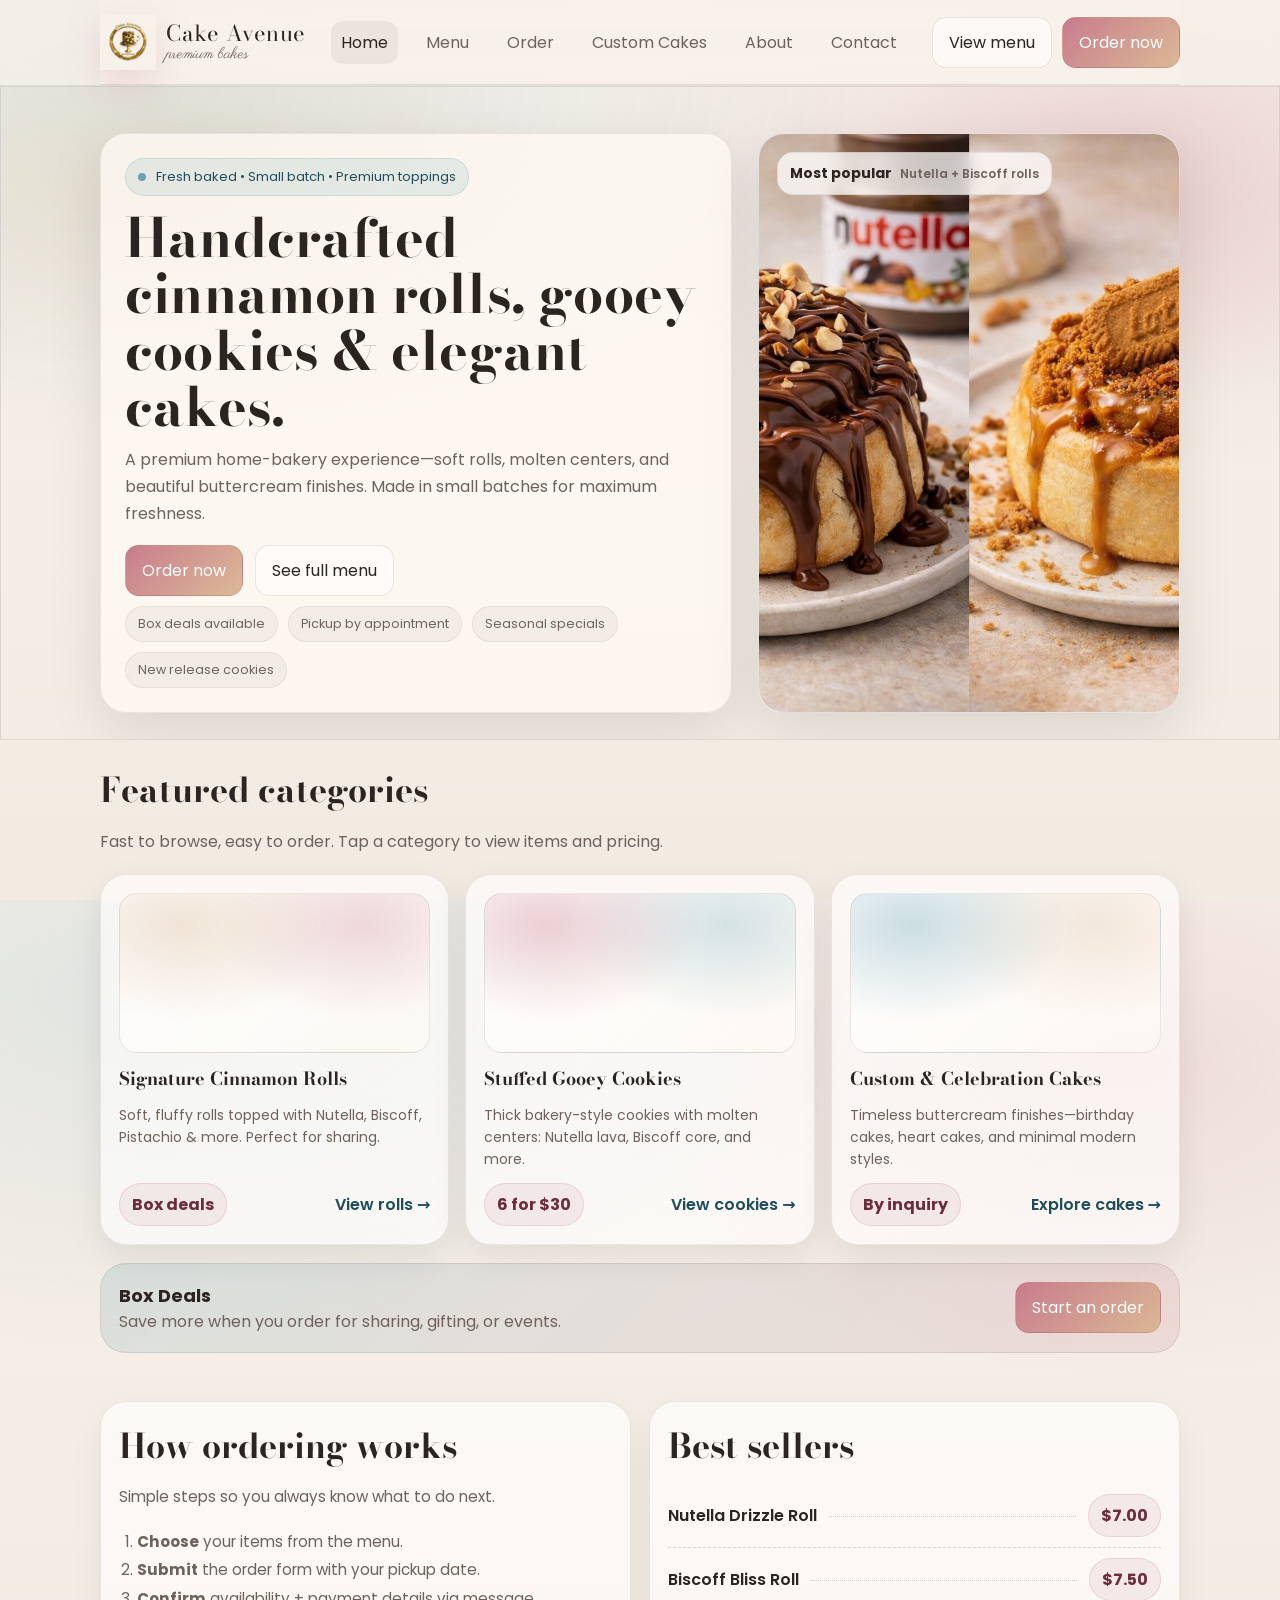
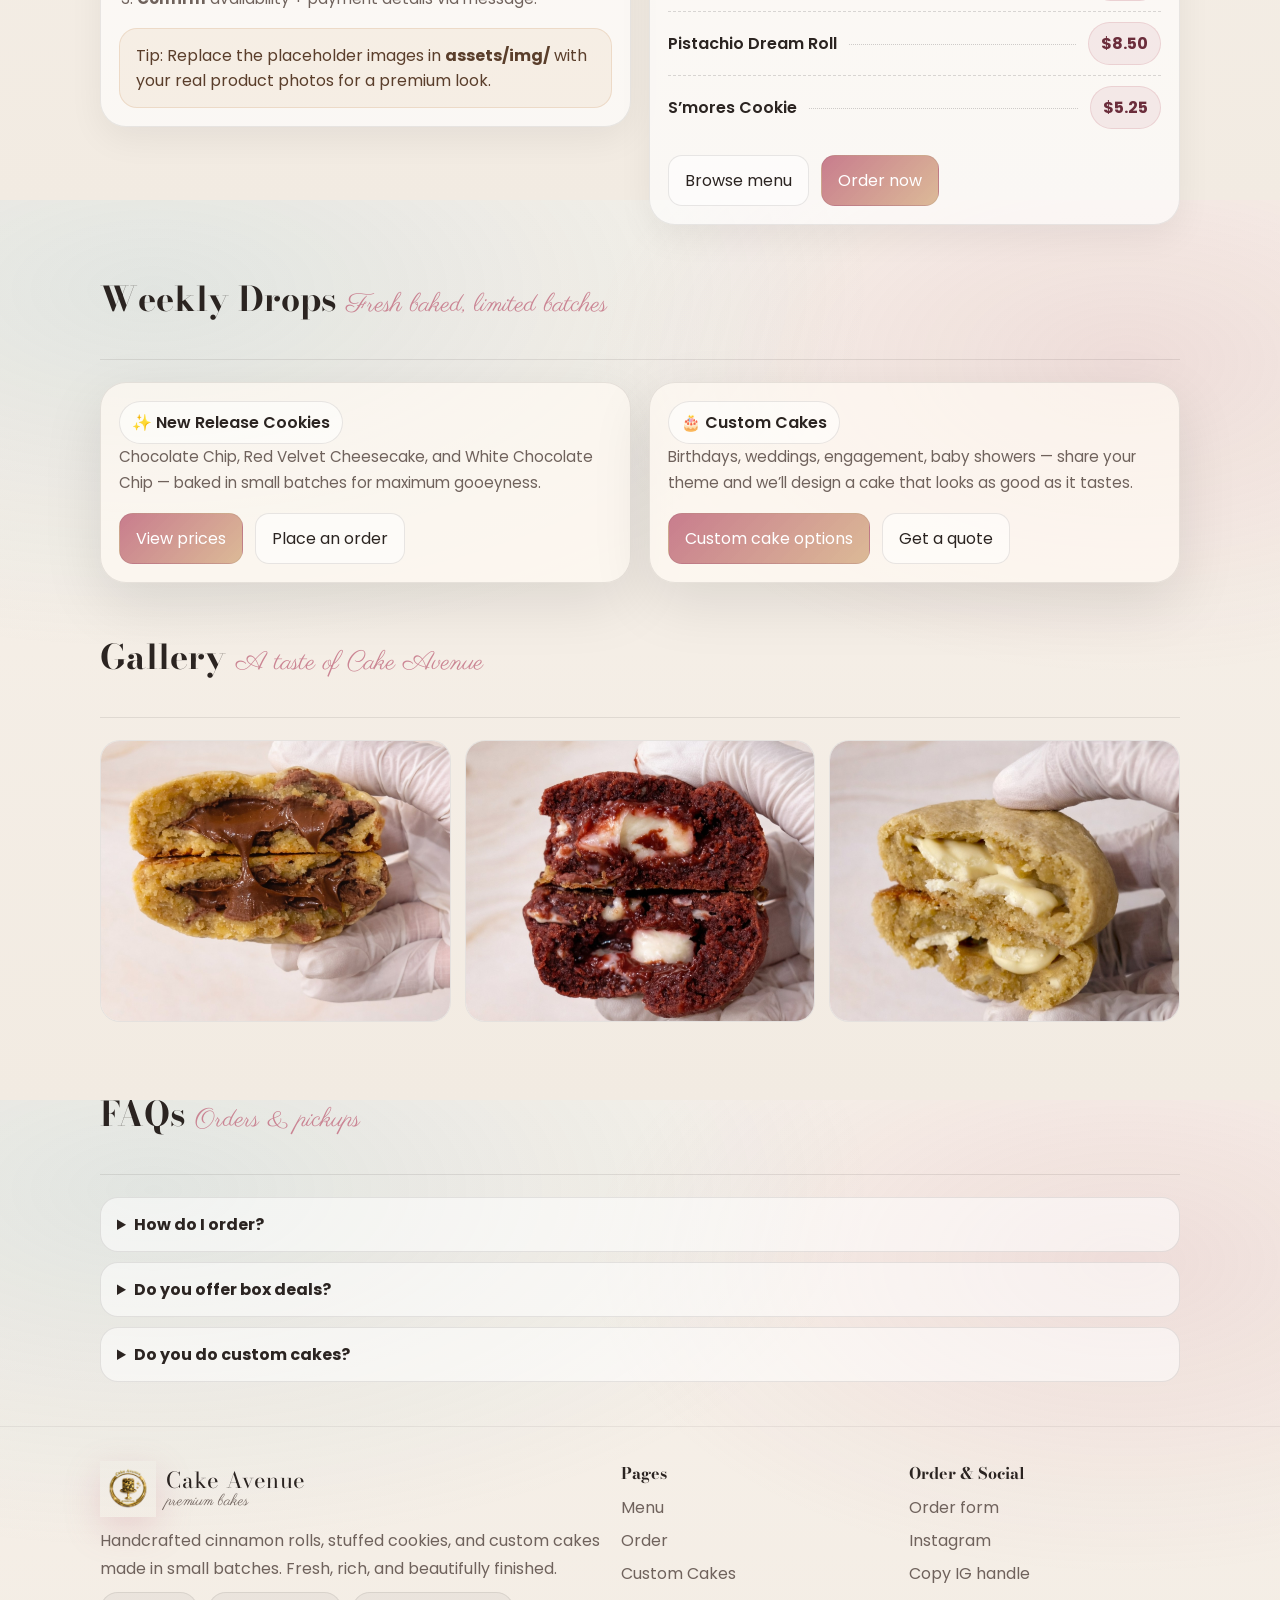
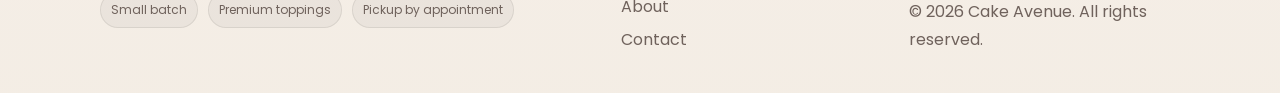
<file: index.html>
<!doctype html>
<html lang="en">
<head>
<title>Cake Avenue — Premium Bakes</title>
<meta name="description" content="Cake Avenue — premium cinnamon rolls, gooey cookies, and custom cakes."/>

<meta charset="utf-8" />
<meta name="viewport" content="width=device-width, initial-scale=1" />
<meta name="theme-color" content="#c77a8b" />
<link rel="preconnect" href="https://fonts.googleapis.com">
<link rel="preconnect" href="https://fonts.gstatic.com" crossorigin>
<link href="https://fonts.googleapis.com/css2?family=Bodoni+Moda:wght@400;600;700&family=Parisienne&family=Poppins:wght@300;400;500;600;700&display=swap" rel="stylesheet">
<link rel="stylesheet" href="assets/css/style.css" />
<script defer src="assets/js/main.js"></script>


  <meta name="description" content="Premium cakes, gooey stuffed cookies, and custom baking — made fresh with love.">
  <meta property="og:title" content="Cake Avenue | Premium Cakes & Cookies">
  <meta property="og:description" content="Premium cakes, gooey stuffed cookies, and custom baking — made fresh with love.">
  <meta property="og:type" content="website">
</head>
<body>

<a class="skip-link" href="#main">Skip to content</a>
<header class="header">
  <div class="container">
    <nav class="nav" aria-label="Primary">
      <a class="brand" href="index.html" aria-label="Cake Avenue home">
      <div class="brand-mark" aria-hidden="true">
  <img src="assets/img/logo.png" alt="Cake Avenue logo" class="logo-img">
</div>
        <div>
          <div class="brand-name">Cake Avenue</div>
          <div class="brand-tag">premium bakes</div>
        </div>
      </a>

      <button class="mobile-toggle" type="button" aria-label="Open menu" onclick="toggleMobileMenu()">
        <span></span><span></span><span></span>
      </button>

      <div class="nav-links" data-nav>
        <a href="index.html">Home</a>
        <a href="menu.html">Menu</a>
        <a href="order.html">Order</a>
        <a href="cakes.html">Custom Cakes</a>
        <a href="about.html">About</a>
        <a href="contact.html">Contact</a>
      </div>

      <div class="nav-cta">
        <a class="btn ghost" href="menu.html">View menu</a>
        <a class="btn primary" href="order.html">Order now</a>
      </div>
    </nav>

    <div id="mobileMenu" class="mobile-menu" data-open="false" data-nav>
      <a href="index.html">Home</a>
      <a href="menu.html">Menu</a>
      <a href="order.html">Order</a>
      <a href="cakes.html">Custom Cakes</a>
      <a href="about.html">About</a>
      <a href="contact.html">Contact</a>
      <a class="btn primary" style="margin-top:12px; width:100%" href="order.html">Order now</a>
    </div>
  </div>
</header>

<main id="main">

<section class="hero">
  <div class="container">
    <div class="hero-grid">
      <div class="card pad">
        <div class="kicker"><span class="dot"></span> Fresh baked • Small batch • Premium toppings</div>
        <h1>Handcrafted cinnamon rolls, gooey cookies & elegant cakes.</h1>
        <p class="lead">A premium home-bakery experience—soft rolls, molten centers, and beautiful buttercream finishes. Made in small batches for maximum freshness.</p>
        <div class="hero-actions">
          <a class="btn primary" href="order.html">Order now</a>
          <a class="btn ghost" href="menu.html">See full menu</a>
        </div>
        <div class="pills" aria-label="Highlights">
          <div class="pill">Box deals available</div>
          <div class="pill">Pickup by appointment</div>
          <div class="pill">Seasonal specials</div>
          <div class="pill"><a href="menu.html#new-release" style="color:inherit">New release cookies</a></div>
        </div>
      </div>

     <div class="hero-art">
  <div class="art">
    <div class="bokeh"></div>
    <div class="badge">
      <strong>Most popular</strong>
      <span>Nutella + Biscoff rolls</span>
    </div>

    <img class="hero-img" src="assets/img/hero-placeholder.jpg" alt="Cake Avenue hero banner">
  </div>
</div>
        </div>
      </div>
    </div>
  </div>
</section>

<section class="section">
  <div class="container">
    <h2>Featured categories</h2>
    <p>Fast to browse, easy to order. Tap a category to view items and pricing.</p>

    <div class="grid3">
      <div class="product-card">
        <div class="thumb" aria-hidden="true"></div>
        <h3>Signature Cinnamon Rolls</h3>
        <p>Soft, fluffy rolls topped with Nutella, Biscoff, Pistachio & more. Perfect for sharing.</p>
        <div class="price-row">
          <span class="price">Box deals</span>
          <a class="link" href="menu.html#rolls">View rolls →</a>
        </div>
      </div>

      <div class="product-card">
        <div class="thumb" aria-hidden="true" style="background:
          radial-gradient(260px 160px at 20% 20%, rgba(199,122,139,.35), transparent 60%),
          radial-gradient(240px 150px at 78% 20%, rgba(106,163,178,.28), transparent 62%),
          linear-gradient(135deg, rgba(255,255,255,.85), rgba(255,250,243,.6));"></div>
        <h3>Stuffed Gooey Cookies</h3>
        <p>Thick bakery-style cookies with molten centers: Nutella lava, Biscoff core, and more.</p>
        <div class="price-row">
          <span class="price">6 for $30</span>
          <a class="link" href="menu.html#cookies">View cookies →</a>
        </div>
      </div>

      <div class="product-card">
        <div class="thumb" aria-hidden="true" style="background:
          radial-gradient(260px 160px at 20% 20%, rgba(106,163,178,.35), transparent 60%),
          radial-gradient(240px 150px at 78% 20%, rgba(217,180,143,.28), transparent 62%),
          linear-gradient(135deg, rgba(255,255,255,.85), rgba(255,250,243,.6));"></div>
        <h3>Custom & Celebration Cakes</h3>
        <p>Timeless buttercream finishes—birthday cakes, heart cakes, and minimal modern styles.</p>
        <div class="price-row">
          <span class="price">By inquiry</span>
          <a class="link" href="cakes.html">Explore cakes →</a>
        </div>
      </div>
    </div>

    <div class="banner" style="margin-top:18px">
      <div>
        <strong>Box Deals</strong>
        <div><span>Save more when you order for sharing, gifting, or events.</span></div>
      </div>
      <a class="btn primary" href="order.html">Start an order</a>
    </div>
  </div>
</section>

<section class="section">
  <div class="container">
    <div class="menu-grid">
      <div class="menu-block">
        <h2>How ordering works</h2>
        <p class="small">Simple steps so you always know what to do next.</p>
        <ol class="small" style="line-height:1.9; margin:10px 0 0; padding-left:18px">
          <li><strong>Choose</strong> your items from the menu.</li>
          <li><strong>Submit</strong> the order form with your pickup date.</li>
          <li><strong>Confirm</strong> availability + payment details via message.</li>
        </ol>
        <div class="note" style="margin-top:14px">
          Tip: Replace the placeholder images in <strong>assets/img/</strong> with your real product photos for a premium look.
        </div>
      </div>

      <div class="menu-block">
        <h2>Best sellers</h2>
        <ul class="menu-list" style="margin-top:8px">
          <li class="menu-item"><span class="name">Nutella Drizzle Roll</span><span class="dots"></span><span class="price">$7.00</span></li>
          <li class="menu-item"><span class="name">Biscoff Bliss Roll</span><span class="dots"></span><span class="price">$7.50</span></li>
          <li class="menu-item"><span class="name">Pistachio Dream Roll</span><span class="dots"></span><span class="price">$8.50</span></li>
          <li class="menu-item"><span class="name">S’mores Cookie</span><span class="dots"></span><span class="price">$5.25</span></li>
        </ul>
        <div class="hero-actions" style="margin-top:16px">
          <a class="btn ghost" href="menu.html">Browse menu</a>
          <a class="btn primary" href="order.html">Order now</a>
        </div>
      </div>
    </div>
  </div>
</section>


<section class="section">
  <div class="container">
    <div class="section-title">
      <h2>Weekly Drops</h2><span class="script">Fresh baked, limited batches</span>
    </div>
    <div class="divider"></div>
    <div class="menu-grid">
      <div class="menu-block lux-card">
        <div class="badge">✨ New Release Cookies</div>
        <p class="small">Chocolate Chip, Red Velvet Cheesecake, and White Chocolate Chip — baked in small batches for maximum gooeyness.</p>
        <div class="hero-actions">
          <a class="btn primary" href="menu.html#new-release">View prices</a>
          <a class="btn ghost" href="order.html">Place an order</a>
        </div>
      </div>
      <div class="menu-block lux-card">
        <div class="badge">🎂 Custom Cakes</div>
        <p class="small">Birthdays, weddings, engagement, baby showers — share your theme and we’ll design a cake that looks as good as it tastes.</p>
        <div class="hero-actions">
          <a class="btn primary" href="cakes.html">Custom cake options</a>
          <a class="btn ghost" href="contact.html">Get a quote</a>
        </div>
      </div>
    </div>
  </div>
</section>

<section class="section">
  <div class="container">
    <div class="section-title">
      <h2>Gallery</h2><span class="script">A taste of Cake Avenue</span>
    </div>
    <div class="divider"></div>
    <div class="gallery">
      <div class="g"><img src="assets/img/new-chocolate-chip-1.jpg" alt="Chocolate chip cookie"></div>
      <div class="g"><img src="assets/img/new-red-velvet-1.jpg" alt="Red velvet cheesecake cookie"></div>
      <div class="g"><img src="assets/img/new-white-choc-chip-1.jpg" alt="White chocolate chip cookie"></div>
    </div>
    <p class="small" style="margin-top:12px; color:var(--muted)"><!--Tip: Replace these with your newest Instagram photos anytime (assets/img/).--></p>
  </div>
</section>

<section class="section">
  <div class="container">
    <div class="section-title">
      <h2>FAQs</h2><span class="script">Orders & pickups</span>
    </div>
    <div class="divider"></div>
    <div class="faq">
      <details>
        <summary>How do I order?</summary>
        <div class="small" style="margin-top:8px">Use the Order page, or message us on Instagram. We’ll confirm availability and pickup time.</div>
      </details>
      <details>
        <summary>Do you offer box deals?</summary>
        <div class="small" style="margin-top:8px">Yes — box deals are listed on the Menu page when available.</div>
      </details>
      <details>
        <summary>Do you do custom cakes?</summary>
        <div class="small" style="margin-top:8px">Absolutely. Share your theme, size, and date on the Contact page for a quote.</div>
      </details>
    </div>
  </div>
</section>

</main>

<footer class="footer">
  <div class="container">
    <div class="footer-grid">
      <div>
        <div class="brand" style="margin-bottom:10px">
          <div class="brand-mark" aria-hidden="true">
  <img src="assets/img/logo.png" alt="Cake Avenue logo" class="logo-img">
</div>
          <div>
            <div class="brand-name">Cake Avenue</div>
            <div class="brand-tag">premium bakes</div>
          </div>
        </div>
        <p class="muted">Handcrafted cinnamon rolls, stuffed cookies, and custom cakes made in small batches. Fresh, rich, and beautifully finished.</p>
        <div class="badge-row">
          <div class="mini-badge">Small batch</div>
          <div class="mini-badge">Premium toppings</div>
          <div class="mini-badge">Pickup by appointment</div>
        </div>
      </div>
      <div>
        <h3>Pages</h3>
        <div style="display:grid; gap:8px">
          <a href="menu.html">Menu</a>
          <a href="order.html">Order</a>
          <a href="cakes.html">Custom Cakes</a>
          <a href="about.html">About</a>
          <a href="contact.html">Contact</a>
        </div>
      </div>
      <div>
        <h3>Order & Social</h3>
        <div style="display:grid; gap:8px">
          <a href="order.html">Order form</a>
          <a href="https://www.instagram.com/cake_avenue_0" target="_blank" rel="noreferrer">Instagram</a>
          <a href="#" onclick="navigator.clipboard.writeText('@cake_avenue_0'); return false;">Copy IG handle</a>
        </div>
        <p class="muted" style="margin-top:12px">© 2026 Cake Avenue. All rights reserved.</p>
      </div>
    </div>
  </div>
</footer>
<div id="toast" class="toast" role="status" aria-live="polite"></div>

</body>
</html>
</file>
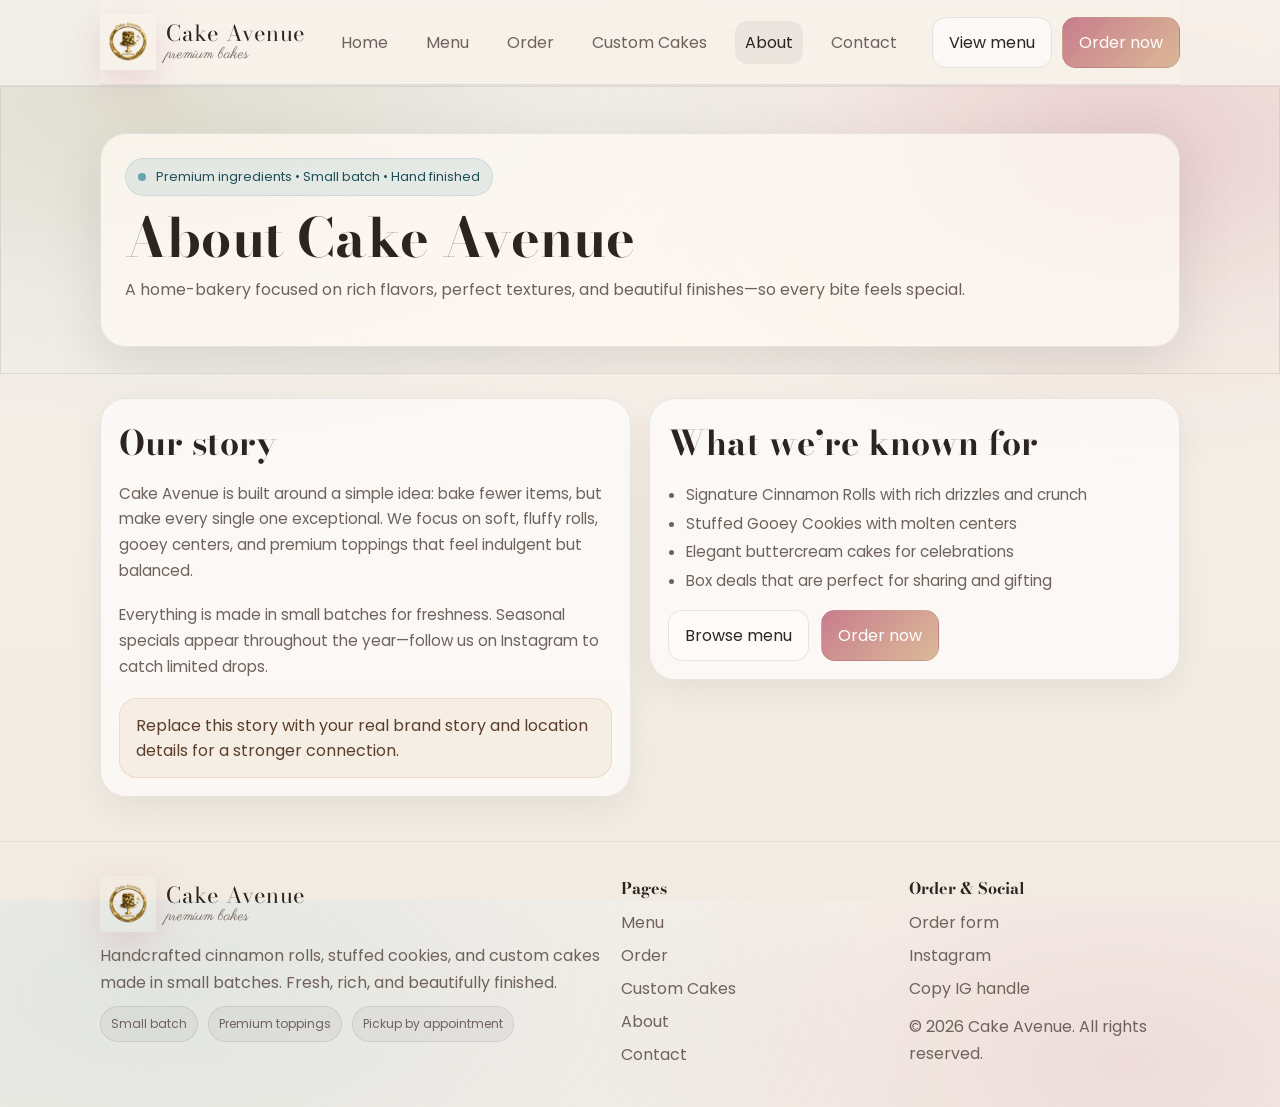
<file: about.html>
<!doctype html>
<html lang="en">
<head>
<title>About — Cake Avenue</title>
<meta name="description" content="Cake Avenue — premium cinnamon rolls, gooey cookies, and custom cakes."/>

<meta charset="utf-8" />
<meta name="viewport" content="width=device-width, initial-scale=1" />
<meta name="theme-color" content="#c77a8b" />
<link rel="preconnect" href="https://fonts.googleapis.com">
<link rel="preconnect" href="https://fonts.gstatic.com" crossorigin>
<link href="https://fonts.googleapis.com/css2?family=Bodoni+Moda:wght@400;600;700&family=Parisienne&family=Poppins:wght@300;400;500;600;700&display=swap" rel="stylesheet">
<link rel="stylesheet" href="assets/css/style.css" />
<script defer src="assets/js/main.js"></script>


  <meta name="description" content="Cake Avenue — premium baking, handcrafted treats, and custom cakes made with care.">
  <meta property="og:title" content="About | Cake Avenue">
  <meta property="og:description" content="Cake Avenue — premium baking, handcrafted treats, and custom cakes made with care.">
  <meta property="og:type" content="website">
</head>
<body>

<a class="skip-link" href="#main">Skip to content</a>
<header class="header">
  <div class="container">
    <nav class="nav" aria-label="Primary">
      <a class="brand" href="index.html" aria-label="Cake Avenue home">
        <div class="brand-mark" aria-hidden="true">
  <img src="assets/img/logo.png" alt="Cake Avenue logo" class="logo-img">
</div>
        <div>
          <div class="brand-name">Cake Avenue</div>
          <div class="brand-tag">premium bakes</div>
        </div>
      </a>

      <button class="mobile-toggle" type="button" aria-label="Open menu" onclick="toggleMobileMenu()">
        <span></span><span></span><span></span>
      </button>

      <div class="nav-links" data-nav>
        <a href="index.html">Home</a>
        <a href="menu.html">Menu</a>
        <a href="order.html">Order</a>
        <a href="cakes.html">Custom Cakes</a>
        <a href="about.html">About</a>
        <a href="contact.html">Contact</a>
      </div>

      <div class="nav-cta">
        <a class="btn ghost" href="menu.html">View menu</a>
        <a class="btn primary" href="order.html">Order now</a>
      </div>
    </nav>

    <div id="mobileMenu" class="mobile-menu" data-open="false" data-nav>
      <a href="index.html">Home</a>
      <a href="menu.html">Menu</a>
      <a href="order.html">Order</a>
      <a href="cakes.html">Custom Cakes</a>
      <a href="about.html">About</a>
      <a href="contact.html">Contact</a>
      <a class="btn primary" style="margin-top:12px; width:100%" href="order.html">Order now</a>
    </div>
  </div>
</header>

<main id="main">

<section class="hero">
  <div class="container">
    <div class="card pad">
      <div class="kicker"><span class="dot"></span> Premium ingredients • Small batch • Hand finished</div>
      <h1>About Cake Avenue</h1>
      <p class="lead">A home-bakery focused on rich flavors, perfect textures, and beautiful finishes—so every bite feels special.</p>
    </div>
  </div>
</section>

<section class="section">
  <div class="container">
    <div class="menu-grid">
      <div class="menu-block">
        <h2>Our story</h2>
        <p class="small">
          Cake Avenue is built around a simple idea: bake fewer items, but make every single one exceptional.
          We focus on soft, fluffy rolls, gooey centers, and premium toppings that feel indulgent but balanced.
        </p>
        <p class="small">
          Everything is made in small batches for freshness. Seasonal specials appear throughout the year—follow us on Instagram to catch limited drops.
        </p>
        <div class="note" style="margin-top:14px">
          Replace this story with your real brand story and location details for a stronger connection.
        </div>
      </div>

      <div class="menu-block">
        <h2>What we’re known for</h2>
        <ul class="small" style="line-height:1.9; margin:10px 0 0; padding-left:18px">
          <li>Signature Cinnamon Rolls with rich drizzles and crunch</li>
          <li>Stuffed Gooey Cookies with molten centers</li>
          <li>Elegant buttercream cakes for celebrations</li>
          <li>Box deals that are perfect for sharing and gifting</li>
        </ul>
        <div class="hero-actions" style="margin-top:14px">
          <a class="btn ghost" href="menu.html">Browse menu</a>
          <a class="btn primary" href="order.html">Order now</a>
        </div>
      </div>
    </div>
  </div>
</section>

</main>

<footer class="footer">
  <div class="container">
    <div class="footer-grid">
      <div>
        <div class="brand" style="margin-bottom:10px">
          <div class="brand-mark" aria-hidden="true">
  <img src="assets/img/logo.png" alt="Cake Avenue logo" class="logo-img">
</div>
          <div>
            <div class="brand-name">Cake Avenue</div>
            <div class="brand-tag">premium bakes</div>
          </div>
        </div>
        <p class="muted">Handcrafted cinnamon rolls, stuffed cookies, and custom cakes made in small batches. Fresh, rich, and beautifully finished.</p>
        <div class="badge-row">
          <div class="mini-badge">Small batch</div>
          <div class="mini-badge">Premium toppings</div>
          <div class="mini-badge">Pickup by appointment</div>
        </div>
      </div>
      <div>
        <h3>Pages</h3>
        <div style="display:grid; gap:8px">
          <a href="menu.html">Menu</a>
          <a href="order.html">Order</a>
          <a href="cakes.html">Custom Cakes</a>
          <a href="about.html">About</a>
          <a href="contact.html">Contact</a>
        </div>
      </div>
      <div>
        <h3>Order & Social</h3>
        <div style="display:grid; gap:8px">
          <a href="order.html">Order form</a>
          <a href="https://www.instagram.com/cake_avenue_0" target="_blank" rel="noreferrer">Instagram</a>
          <a href="#" onclick="navigator.clipboard.writeText('@cake_avenue_0'); return false;">Copy IG handle</a>
        </div>
        <p class="muted" style="margin-top:12px">© 2026 Cake Avenue. All rights reserved.</p>
      </div>
    </div>
  </div>
</footer>
<div id="toast" class="toast" role="status" aria-live="polite"></div>

</body>
</html>
</file>
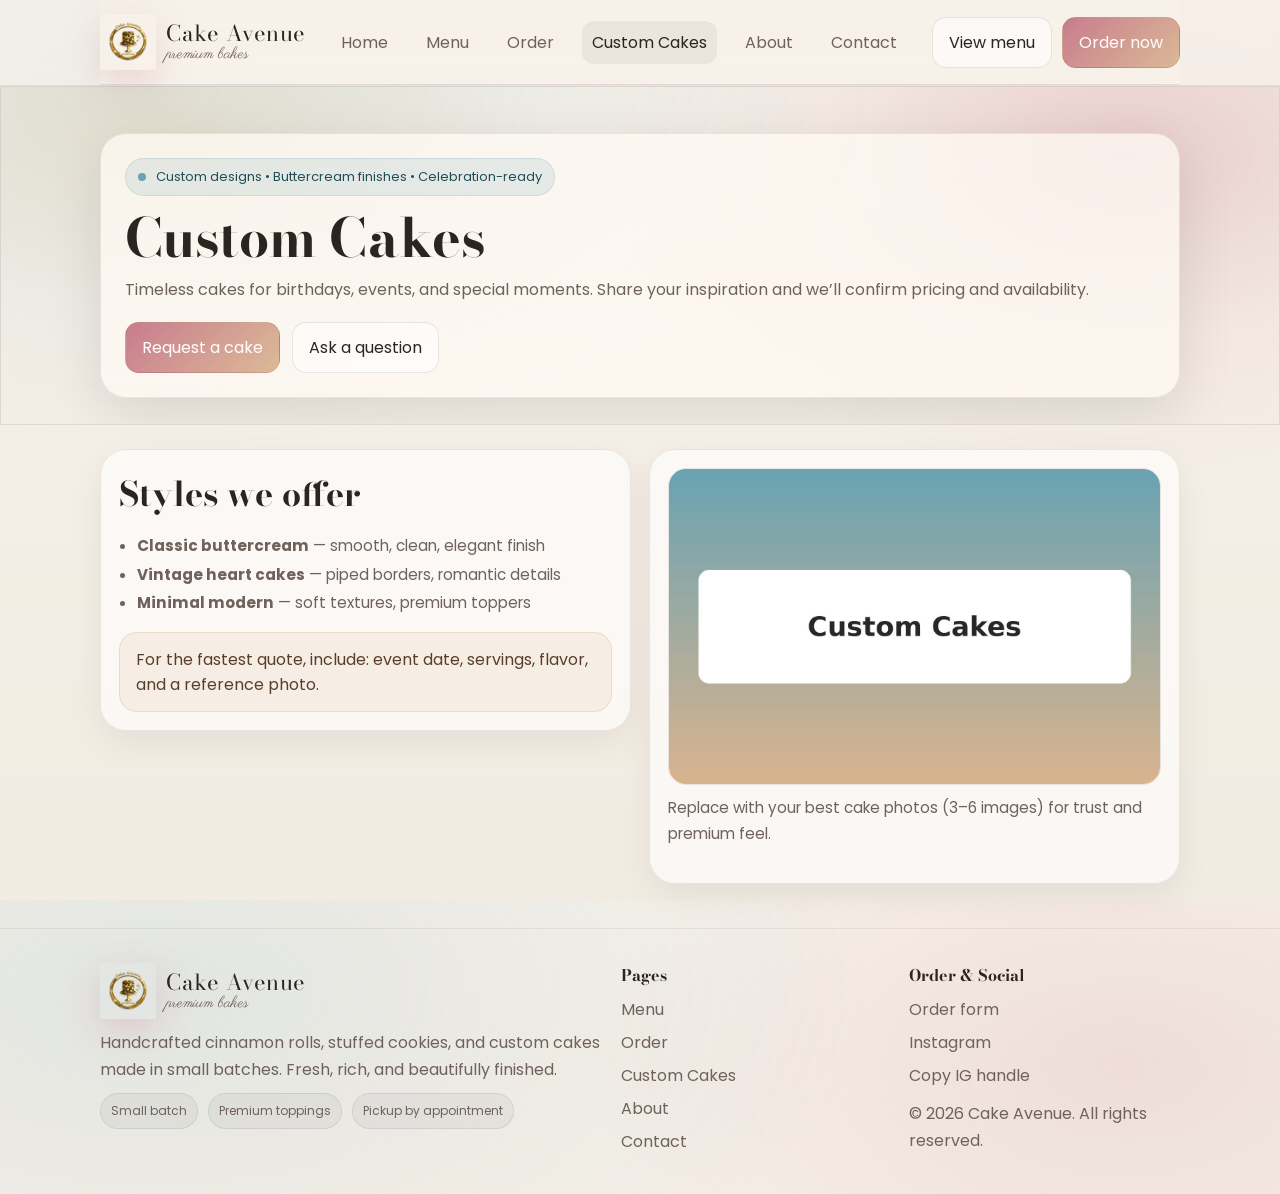
<file: cakes.html>
<!doctype html>
<html lang="en">
<head>
<title>Custom Cakes — Cake Avenue</title>
<meta name="description" content="Cake Avenue — premium cinnamon rolls, gooey cookies, and custom cakes."/>

<meta charset="utf-8" />
<meta name="viewport" content="width=device-width, initial-scale=1" />
<meta name="theme-color" content="#c77a8b" />
<link rel="preconnect" href="https://fonts.googleapis.com">
<link rel="preconnect" href="https://fonts.gstatic.com" crossorigin>
<link href="https://fonts.googleapis.com/css2?family=Bodoni+Moda:wght@400;600;700&family=Parisienne&family=Poppins:wght@300;400;500;600;700&display=swap" rel="stylesheet">
<link rel="stylesheet" href="assets/css/style.css" />
<script defer src="assets/js/main.js"></script>


  <meta name="description" content="Custom cakes for birthdays, weddings, and special events. Tell us your theme and date for a quote.">
  <meta property="og:title" content="Custom Cakes | Cake Avenue">
  <meta property="og:description" content="Custom cakes for birthdays, weddings, and special events. Tell us your theme and date for a quote.">
  <meta property="og:type" content="website">
</head>
<body>

<a class="skip-link" href="#main">Skip to content</a>
<header class="header">
  <div class="container">
    <nav class="nav" aria-label="Primary">
      <a class="brand" href="index.html" aria-label="Cake Avenue home">
       <div class="brand-mark" aria-hidden="true">
  <img src="assets/img/logo.png" alt="Cake Avenue logo" class="logo-img">
</div>
        <div>
          <div class="brand-name">Cake Avenue</div>
          <div class="brand-tag">premium bakes</div>
        </div>
      </a>

      <button class="mobile-toggle" type="button" aria-label="Open menu" onclick="toggleMobileMenu()">
        <span></span><span></span><span></span>
      </button>

      <div class="nav-links" data-nav>
        <a href="index.html">Home</a>
        <a href="menu.html">Menu</a>
        <a href="order.html">Order</a>
        <a href="cakes.html">Custom Cakes</a>
        <a href="about.html">About</a>
        <a href="contact.html">Contact</a>
      </div>

      <div class="nav-cta">
        <a class="btn ghost" href="menu.html">View menu</a>
        <a class="btn primary" href="order.html">Order now</a>
      </div>
    </nav>

    <div id="mobileMenu" class="mobile-menu" data-open="false" data-nav>
      <a href="index.html">Home</a>
      <a href="menu.html">Menu</a>
      <a href="order.html">Order</a>
      <a href="cakes.html">Custom Cakes</a>
      <a href="about.html">About</a>
      <a href="contact.html">Contact</a>
      <a class="btn primary" style="margin-top:12px; width:100%" href="order.html">Order now</a>
    </div>
  </div>
</header>

<main id="main">

<section class="hero">
  <div class="container">
    <div class="card pad">
      <div class="kicker"><span class="dot"></span> Custom designs • Buttercream finishes • Celebration-ready</div>
      <h1>Custom Cakes</h1>
      <p class="lead">Timeless cakes for birthdays, events, and special moments. Share your inspiration and we’ll confirm pricing and availability.</p>
      <div class="hero-actions">
        <a class="btn primary" href="order.html">Request a cake</a>
        <a class="btn ghost" href="contact.html">Ask a question</a>
      </div>
    </div>
  </div>
</section>

<section class="section">
  <div class="container">
    <div class="menu-grid">
      <div class="menu-block">
        <h2>Styles we offer</h2>
        <ul class="small" style="line-height:1.9; margin:10px 0 0; padding-left:18px">
          <li><strong>Classic buttercream</strong> — smooth, clean, elegant finish</li>
          <li><strong>Vintage heart cakes</strong> — piped borders, romantic details</li>
          <li><strong>Minimal modern</strong> — soft textures, premium toppers</li>
        </ul>
        <div class="note" style="margin-top:14px">
          For the fastest quote, include: event date, servings, flavor, and a reference photo.
        </div>
      </div>
      <div class="menu-block">
        <img src="assets/img/cakes-placeholder.jpg" alt="Custom cakes placeholder image" style="border-radius:18px; border:1px solid rgba(0,0,0,.08)">
        <p class="small" style="margin-top:10px">Replace with your best cake photos (3–6 images) for trust and premium feel.</p>
      </div>
    </div>
  </div>
</section>

</main>

<footer class="footer">
  <div class="container">
    <div class="footer-grid">
      <div>
        <div class="brand" style="margin-bottom:10px">
          <div class="brand-mark" aria-hidden="true">
  <img src="assets/img/logo.png" alt="Cake Avenue logo" class="logo-img">
</div>
          <div>
            <div class="brand-name">Cake Avenue</div>
            <div class="brand-tag">premium bakes</div>
          </div>
        </div>
        <p class="muted">Handcrafted cinnamon rolls, stuffed cookies, and custom cakes made in small batches. Fresh, rich, and beautifully finished.</p>
        <div class="badge-row">
          <div class="mini-badge">Small batch</div>
          <div class="mini-badge">Premium toppings</div>
          <div class="mini-badge">Pickup by appointment</div>
        </div>
      </div>
      <div>
        <h3>Pages</h3>
        <div style="display:grid; gap:8px">
          <a href="menu.html">Menu</a>
          <a href="order.html">Order</a>
          <a href="cakes.html">Custom Cakes</a>
          <a href="about.html">About</a>
          <a href="contact.html">Contact</a>
        </div>
      </div>
      <div>
        <h3>Order & Social</h3>
        <div style="display:grid; gap:8px">
          <a href="order.html">Order form</a>
          <a href="https://www.instagram.com/cake_avenue_0" target="_blank" rel="noreferrer">Instagram</a>
          <a href="#" onclick="navigator.clipboard.writeText('@cake_avenue_0'); return false;">Copy IG handle</a>
        </div>
        <p class="muted" style="margin-top:12px">© 2026 Cake Avenue. All rights reserved.</p>
      </div>
    </div>
  </div>
</footer>
<div id="toast" class="toast" role="status" aria-live="polite"></div>

</body>
</html>
</file>
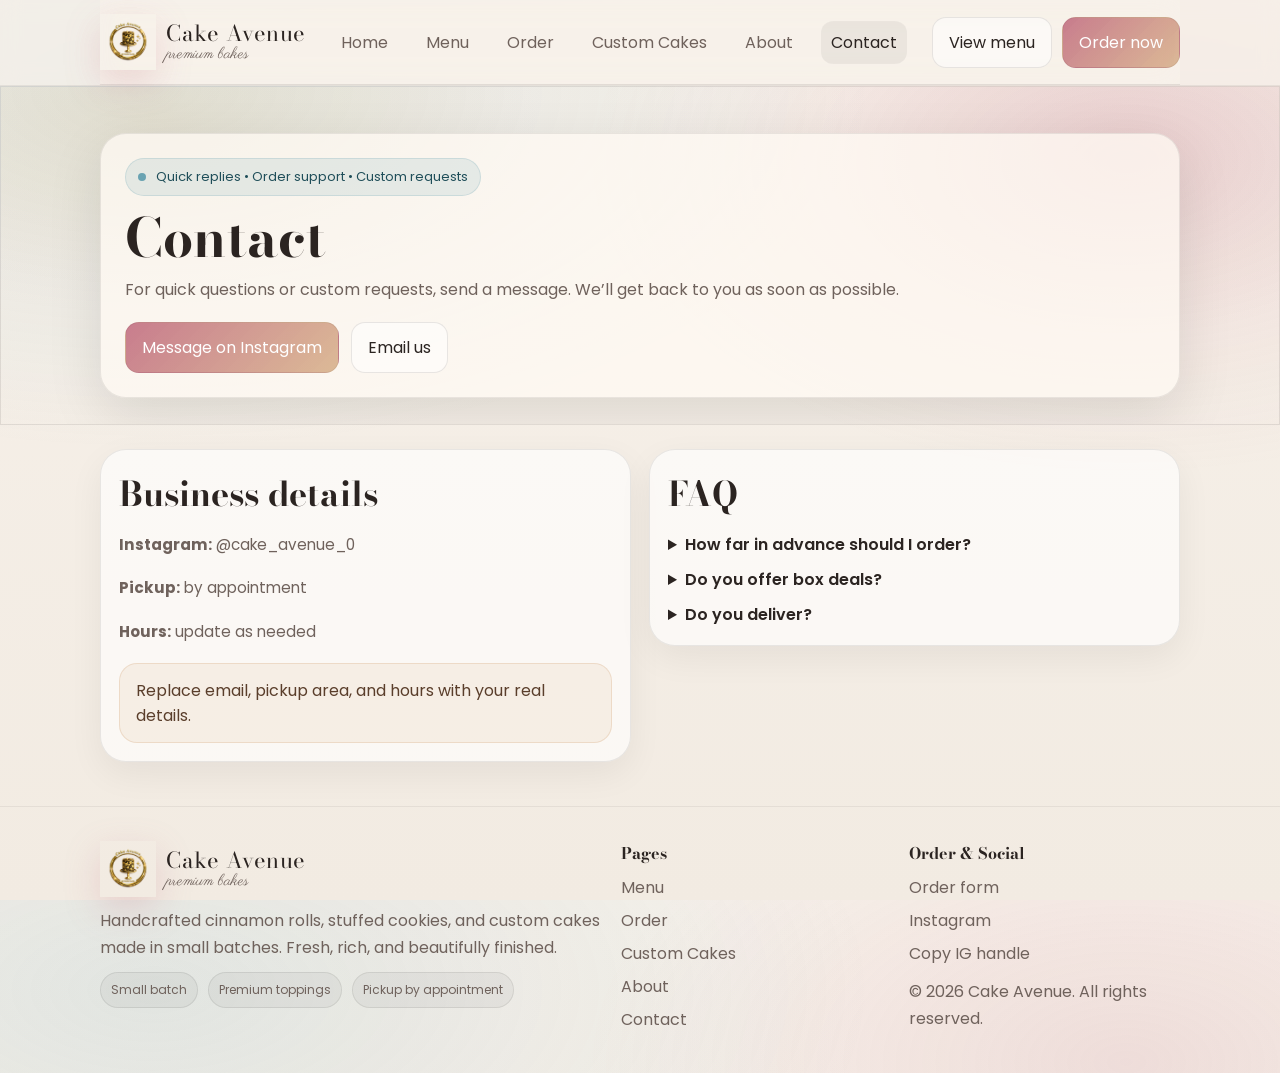
<file: contact.html>
<!doctype html>
<html lang="en">
<head>
<title>Contact — Cake Avenue</title>
<meta name="description" content="Cake Avenue — premium cinnamon rolls, gooey cookies, and custom cakes."/>

<meta charset="utf-8" />
<meta name="viewport" content="width=device-width, initial-scale=1" />
<meta name="theme-color" content="#c77a8b" />
<link rel="preconnect" href="https://fonts.googleapis.com">
<link rel="preconnect" href="https://fonts.gstatic.com" crossorigin>
<link href="https://fonts.googleapis.com/css2?family=Bodoni+Moda:wght@400;600;700&family=Parisienne&family=Poppins:wght@300;400;500;600;700&display=swap" rel="stylesheet">
<link rel="stylesheet" href="assets/css/style.css" />
<script defer src="assets/js/main.js"></script>


  <meta name="description" content="Contact Cake Avenue for orders, custom cake quotes, and availability.">
  <meta property="og:title" content="Contact | Cake Avenue">
  <meta property="og:description" content="Contact Cake Avenue for orders, custom cake quotes, and availability.">
  <meta property="og:type" content="website">
</head>
<body>

<a class="skip-link" href="#main">Skip to content</a>
<header class="header">
  <div class="container">
    <nav class="nav" aria-label="Primary">
      <a class="brand" href="index.html" aria-label="Cake Avenue home">
        <div class="brand-mark" aria-hidden="true">
  <img src="assets/img/logo.png" alt="Cake Avenue logo" class="logo-img">
</div>
        <div>
          <div class="brand-name">Cake Avenue</div>
          <div class="brand-tag">premium bakes</div>
        </div>
      </a>

      <button class="mobile-toggle" type="button" aria-label="Open menu" onclick="toggleMobileMenu()">
        <span></span><span></span><span></span>
      </button>

      <div class="nav-links" data-nav>
        <a href="index.html">Home</a>
        <a href="menu.html">Menu</a>
        <a href="order.html">Order</a>
        <a href="cakes.html">Custom Cakes</a>
        <a href="about.html">About</a>
        <a href="contact.html">Contact</a>
      </div>

      <div class="nav-cta">
        <a class="btn ghost" href="menu.html">View menu</a>
        <a class="btn primary" href="order.html">Order now</a>
      </div>
    </nav>

    <div id="mobileMenu" class="mobile-menu" data-open="false" data-nav>
      <a href="index.html">Home</a>
      <a href="menu.html">Menu</a>
      <a href="order.html">Order</a>
      <a href="cakes.html">Custom Cakes</a>
      <a href="about.html">About</a>
      <a href="contact.html">Contact</a>
      <a class="btn primary" style="margin-top:12px; width:100%" href="order.html">Order now</a>
    </div>
  </div>
</header>

<main id="main">

<section class="hero">
  <div class="container">
    <div class="card pad">
      <div class="kicker"><span class="dot"></span> Quick replies • Order support • Custom requests</div>
      <h1>Contact</h1>
      <p class="lead">For quick questions or custom requests, send a message. We’ll get back to you as soon as possible.</p>
      <div class="hero-actions">
        <a class="btn primary" href="https://www.instagram.com/cake_avenue_0" target="_blank" rel="noreferrer">Message on Instagram</a>
        <a class="btn ghost" href="mailto:your@email.com?subject=Cake%20Avenue%20Inquiry">Email us</a>
      </div>
    </div>
  </div>
</section>

<section class="section">
  <div class="container">
    <div class="menu-grid">
      <div class="menu-block">
        <h2>Business details</h2>
        <p class="small"><strong>Instagram:</strong> @cake_avenue_0</p>
        <p class="small"><strong>Pickup:</strong> by appointment</p>
        <p class="small"><strong>Hours:</strong> update as needed</p>
        <div class="note" style="margin-top:14px">
          Replace email, pickup area, and hours with your real details.
        </div>
      </div>

      <div class="menu-block">
        <h2>FAQ</h2>
        <details style="margin-top:10px">
          <summary style="cursor:pointer; font-weight:600">How far in advance should I order?</summary>
          <p class="small">At least 24–48 hours is recommended. For custom cakes, 5–10 days is better.</p>
        </details>
        <details style="margin-top:10px">
          <summary style="cursor:pointer; font-weight:600">Do you offer box deals?</summary>
          <p class="small">Yes. Box deals are available for cinnamon rolls and cookies (see the Menu page).</p>
        </details>
        <details style="margin-top:10px">
          <summary style="cursor:pointer; font-weight:600">Do you deliver?</summary>
          <p class="small">Add your delivery policy here (pickup-only, limited delivery, delivery fees, etc.).</p>
        </details>
      </div>
    </div>
  </div>
</section>

</main>

<footer class="footer">
  <div class="container">
    <div class="footer-grid">
      <div>
        <div class="brand" style="margin-bottom:10px">
          <div class="brand-mark" aria-hidden="true">
  <img src="assets/img/logo.png" alt="Cake Avenue logo" class="logo-img">
</div>
          <div>
            <div class="brand-name">Cake Avenue</div>
            <div class="brand-tag">premium bakes</div>
          </div>
        </div>
        <p class="muted">Handcrafted cinnamon rolls, stuffed cookies, and custom cakes made in small batches. Fresh, rich, and beautifully finished.</p>
        <div class="badge-row">
          <div class="mini-badge">Small batch</div>
          <div class="mini-badge">Premium toppings</div>
          <div class="mini-badge">Pickup by appointment</div>
        </div>
      </div>
      <div>
        <h3>Pages</h3>
        <div style="display:grid; gap:8px">
          <a href="menu.html">Menu</a>
          <a href="order.html">Order</a>
          <a href="cakes.html">Custom Cakes</a>
          <a href="about.html">About</a>
          <a href="contact.html">Contact</a>
        </div>
      </div>
      <div>
        <h3>Order & Social</h3>
        <div style="display:grid; gap:8px">
          <a href="order.html">Order form</a>
          <a href="https://www.instagram.com/cake_avenue_0" target="_blank" rel="noreferrer">Instagram</a>
          <a href="#" onclick="navigator.clipboard.writeText('@cake_avenue_0'); return false;">Copy IG handle</a>
        </div>
        <p class="muted" style="margin-top:12px">© 2026 Cake Avenue. All rights reserved.</p>
      </div>
    </div>
  </div>
</footer>
<div id="toast" class="toast" role="status" aria-live="polite"></div>

</body>
</html>
</file>
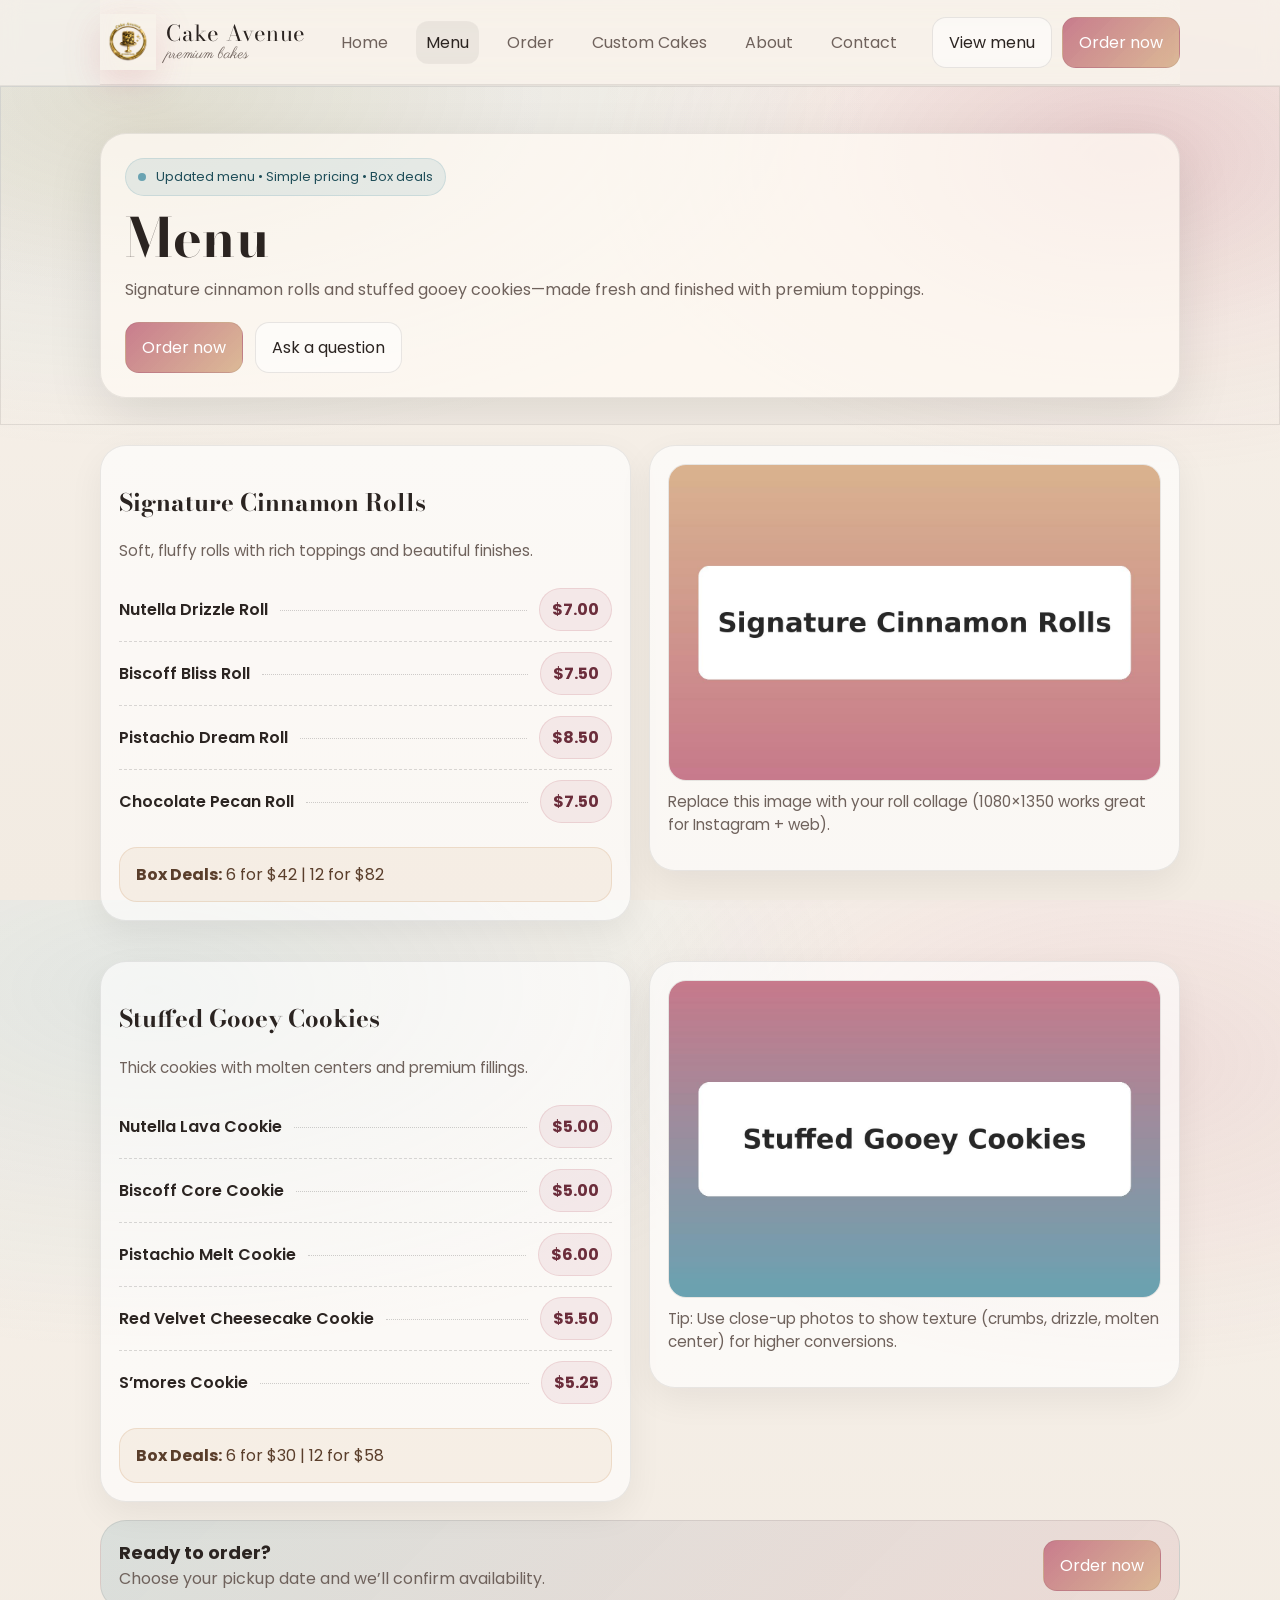
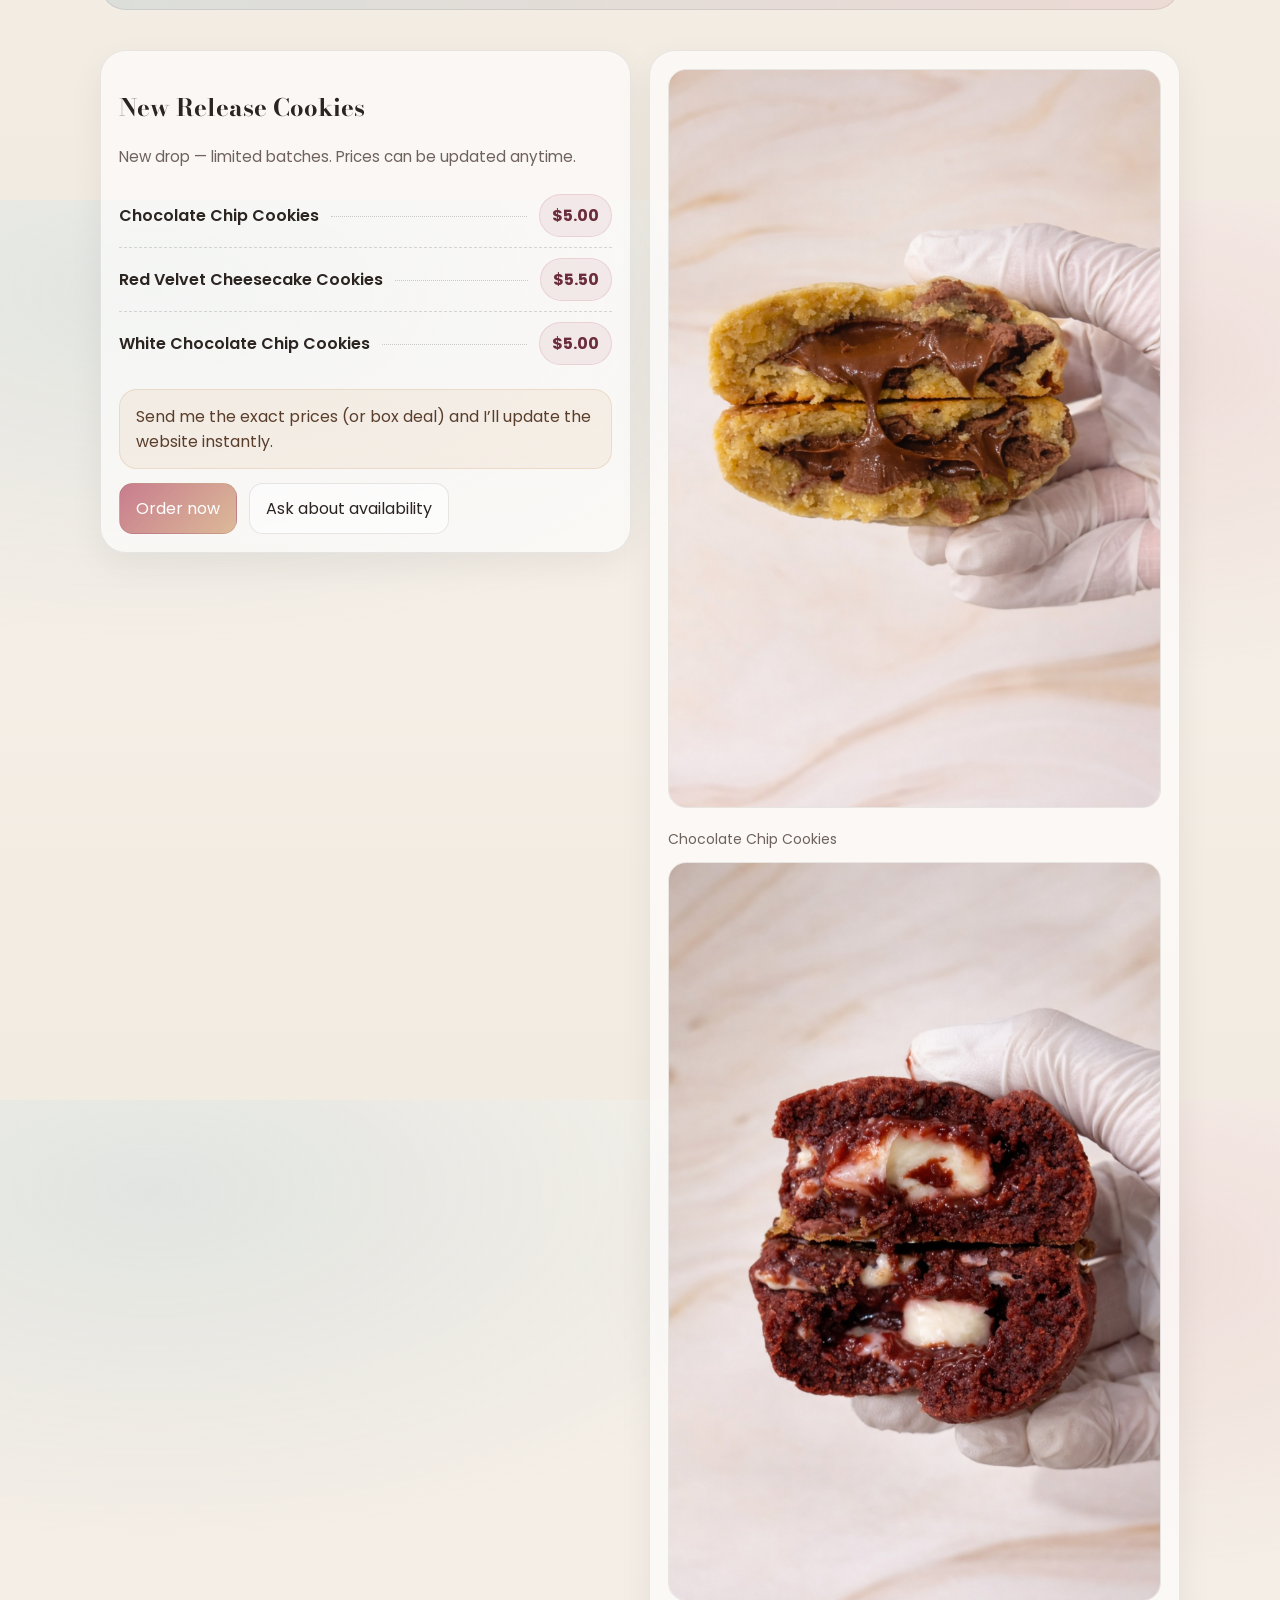
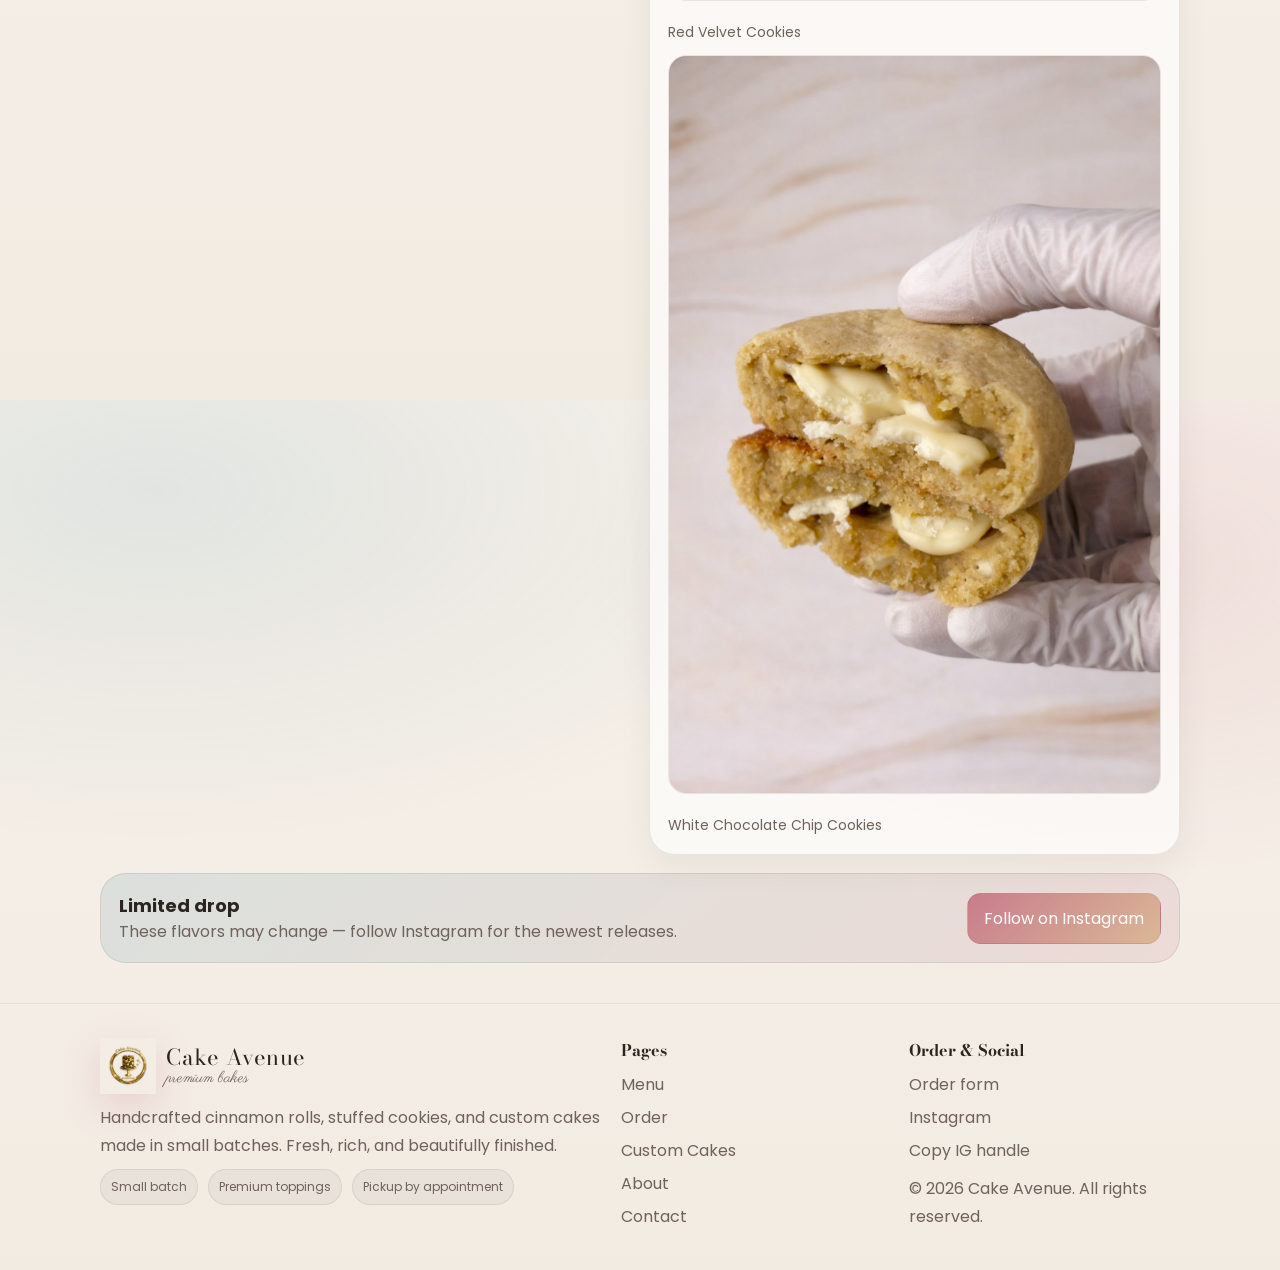
<file: menu.html>
<!doctype html>
<html lang="en">
<head>
<title>Menu — Cake Avenue</title>
<meta name="description" content="Cake Avenue — premium cinnamon rolls, gooey cookies, and custom cakes."/>

<meta charset="utf-8" />
<meta name="viewport" content="width=device-width, initial-scale=1" />
<meta name="theme-color" content="#c77a8b" />
<link rel="preconnect" href="https://fonts.googleapis.com">
<link rel="preconnect" href="https://fonts.gstatic.com" crossorigin>
<link href="https://fonts.googleapis.com/css2?family=Bodoni+Moda:wght@400;600;700&family=Parisienne&family=Poppins:wght@300;400;500;600;700&display=swap" rel="stylesheet">
<link rel="stylesheet" href="assets/css/style.css" />
<script defer src="assets/js/main.js"></script>


  <meta name="description" content="Explore Cake Avenue’s menu: new release cookies, signature cinnamon rolls, and box deals.">
  <meta property="og:title" content="Cake Avenue Menu | Cookies, Rolls & More">
  <meta property="og:description" content="Explore Cake Avenue’s menu: new release cookies, signature cinnamon rolls, and box deals.">
  <meta property="og:type" content="website">
</head>
<body>

<a class="skip-link" href="#main">Skip to content</a>
<header class="header">
  <div class="container">
    <nav class="nav" aria-label="Primary">
      <a class="brand" href="index.html" aria-label="Cake Avenue home">
        <div class="brand-mark" aria-hidden="true">
  <img src="assets/img/logo.png" alt="Cake Avenue logo" class="logo-img">
</div>
        <div>
          <div class="brand-name">Cake Avenue</div>
          <div class="brand-tag">premium bakes</div>
        </div>
      </a>

      <button class="mobile-toggle" type="button" aria-label="Open menu" onclick="toggleMobileMenu()">
        <span></span><span></span><span></span>
      </button>

      <div class="nav-links" data-nav>
        <a href="index.html">Home</a>
        <a href="menu.html">Menu</a>
        <a href="order.html">Order</a>
        <a href="cakes.html">Custom Cakes</a>
        <a href="about.html">About</a>
        <a href="contact.html">Contact</a>
      </div>

      <div class="nav-cta">
        <a class="btn ghost" href="menu.html">View menu</a>
        <a class="btn primary" href="order.html">Order now</a>
      </div>
    </nav>

    <div id="mobileMenu" class="mobile-menu" data-open="false" data-nav>
      <a href="index.html">Home</a>
      <a href="menu.html">Menu</a>
      <a href="order.html">Order</a>
      <a href="cakes.html">Custom Cakes</a>
      <a href="about.html">About</a>
      <a href="contact.html">Contact</a>
      <a class="btn primary" style="margin-top:12px; width:100%" href="order.html">Order now</a>
    </div>
  </div>
</header>

<main id="main">

<section class="hero">
  <div class="container">
    <div class="card pad">
      <div class="kicker"><span class="dot"></span> Updated menu • Simple pricing • Box deals</div>
      <h1>Menu</h1>
      <p class="lead">Signature cinnamon rolls and stuffed gooey cookies—made fresh and finished with premium toppings.</p>
      <div class="hero-actions">
        <a class="btn primary" href="order.html">Order now</a>
        <a class="btn ghost" href="contact.html">Ask a question</a>
      </div>
    </div>
  </div>
</section>

<section class="menu-section" id="rolls">
  <div class="container">
    <div class="menu-grid">
      <div class="menu-block">
        <h2>Signature Cinnamon Rolls</h2>
        <p class="small">Soft, fluffy rolls with rich toppings and beautiful finishes.</p>
        <ul class="menu-list">
          <li class="menu-item"><span class="name">Nutella Drizzle Roll</span><span class="dots"></span><span class="price">$7.00</span></li>
          <li class="menu-item"><span class="name">Biscoff Bliss Roll</span><span class="dots"></span><span class="price">$7.50</span></li>
          <li class="menu-item"><span class="name">Pistachio Dream Roll</span><span class="dots"></span><span class="price">$8.50</span></li>
          <li class="menu-item"><span class="name">Chocolate Pecan Roll</span><span class="dots"></span><span class="price">$7.50</span></li>
        </ul>
        <div class="note" style="margin-top:14px">
          <strong>Box Deals:</strong> 6 for $42 | 12 for $82
        </div>
      </div>

      <div class="menu-block">
        <img src="assets/img/rolls-placeholder.jpg" alt="Signature cinnamon rolls (replace with your photo)" style="border-radius:18px; border:1px solid rgba(0,0,0,.08)">
        <p class="small" style="margin-top:10px">Replace this image with your roll collage (1080×1350 works great for Instagram + web).</p>
      </div>
    </div>
  </div>
</section>

<section class="menu-section" id="cookies">
  <div class="container">
    <div class="menu-grid">
      <div class="menu-block">
        <h2>Stuffed Gooey Cookies</h2>
        <p class="small">Thick cookies with molten centers and premium fillings.</p>
        <ul class="menu-list">
          <li class="menu-item"><span class="name">Nutella Lava Cookie</span><span class="dots"></span><span class="price">$5.00</span></li>
          <li class="menu-item"><span class="name">Biscoff Core Cookie</span><span class="dots"></span><span class="price">$5.00</span></li>
          <li class="menu-item"><span class="name">Pistachio Melt Cookie</span><span class="dots"></span><span class="price">$6.00</span></li>
          <li class="menu-item"><span class="name">Red Velvet Cheesecake Cookie</span><span class="dots"></span><span class="price">$5.50</span></li>
          <li class="menu-item"><span class="name">S’mores Cookie</span><span class="dots"></span><span class="price">$5.25</span></li>
        </ul>
        <div class="note" style="margin-top:14px">
          <strong>Box Deals:</strong> 6 for $30 | 12 for $58
        </div>
      </div>

      <div class="menu-block">
        <img src="assets/img/cookies-placeholder.jpg" alt="Stuffed gooey cookies (replace with your photo)" style="border-radius:18px; border:1px solid rgba(0,0,0,.08)">
        <p class="small" style="margin-top:10px">Tip: Use close-up photos to show texture (crumbs, drizzle, molten center) for higher conversions.</p>
      </div>
    </div>

    <div class="banner" style="margin-top:18px">
      <div>
        <strong>Ready to order?</strong>
        <div><span>Choose your pickup date and we’ll confirm availability.</span></div>
      </div>
      <a class="btn primary" href="order.html">Order now</a>
    </div>
  </div>
</section>


<section class="menu-section" id="new-release">
  <div class="container">
    <div class="menu-grid">
      <div class="menu-block">
        <h2>New Release Cookies</h2>
        <p class="small">New drop — limited batches. Prices can be updated anytime.</p>
        <ul class="menu-list">
          <li class="menu-item"><span class="name">Chocolate Chip Cookies</span><span class="dots"></span><span class="price">$5.00</span></li>
          <li class="menu-item"><span class="name">Red Velvet Cheesecake Cookies</span><span class="dots"></span><span class="price">$5.50</span></li>
          <li class="menu-item"><span class="name">White Chocolate Chip Cookies</span><span class="dots"></span><span class="price">$5.00</span></li>
        </ul>
        <div class="note" style="margin-top:14px">
          Send me the exact prices (or box deal) and I’ll update the website instantly.
        </div>
        <div class="hero-actions" style="margin-top:14px">
          <a class="btn primary" href="order.html">Order now</a>
          <a class="btn ghost" href="contact.html">Ask about availability</a>
        </div>
      </div>

      <div class="menu-block">
        <div class="grid3" style="grid-template-columns:1fr; gap:12px">
          <div class="product-card" style="box-shadow:none; background:transparent; border:none; padding:0">
            <img src="assets/img/new-chocolate-chip-1.jpg" alt="Chocolate chip cookies (new release)" style="border-radius:18px; border:1px solid rgba(0,0,0,.08)">
            <p class="small" style="margin-top:8px">Chocolate Chip Cookies</p>
          </div>
          <div class="product-card" style="box-shadow:none; background:transparent; border:none; padding:0">
            <img src="assets/img/new-red-velvet-1.jpg" alt="Red velvet cookies (new release)" style="border-radius:18px; border:1px solid rgba(0,0,0,.08)">
            <p class="small" style="margin-top:8px">Red Velvet Cookies</p>
          </div>
          <div class="product-card" style="box-shadow:none; background:transparent; border:none; padding:0">
            <img src="assets/img/new-white-choc-chip-1.jpg" alt="White chocolate chip cookies (new release)" style="border-radius:18px; border:1px solid rgba(0,0,0,.08)">
            <p class="small" style="margin-top:8px">White Chocolate Chip Cookies</p>
          </div>
        </div>
      </div>
    </div>

    <div class="banner" style="margin-top:18px">
      <div>
        <strong>Limited drop</strong>
        <div><span>These flavors may change — follow Instagram for the newest releases.</span></div>
      </div>
      <a class="btn primary" href="https://www.instagram.com/cake_avenue_0" target="_blank" rel="noreferrer">Follow on Instagram</a>
    </div>
  </div>
</section>

</main>

<footer class="footer">
  <div class="container">
    <div class="footer-grid">
      <div>
        <div class="brand" style="margin-bottom:10px">
          <div class="brand-mark" aria-hidden="true">
  <img src="assets/img/logo.png" alt="Cake Avenue logo" class="logo-img">
</div>
          <div>
            <div class="brand-name">Cake Avenue</div>
            <div class="brand-tag">premium bakes</div>
          </div>
        </div>
        <p class="muted">Handcrafted cinnamon rolls, stuffed cookies, and custom cakes made in small batches. Fresh, rich, and beautifully finished.</p>
        <div class="badge-row">
          <div class="mini-badge">Small batch</div>
          <div class="mini-badge">Premium toppings</div>
          <div class="mini-badge">Pickup by appointment</div>
        </div>
      </div>
      <div>
        <h3>Pages</h3>
        <div style="display:grid; gap:8px">
          <a href="menu.html">Menu</a>
          <a href="order.html">Order</a>
          <a href="cakes.html">Custom Cakes</a>
          <a href="about.html">About</a>
          <a href="contact.html">Contact</a>
        </div>
      </div>
      <div>
        <h3>Order & Social</h3>
        <div style="display:grid; gap:8px">
          <a href="order.html">Order form</a>
          <a href="https://www.instagram.com/cake_avenue_0" target="_blank" rel="noreferrer">Instagram</a>
          <a href="#" onclick="navigator.clipboard.writeText('@cake_avenue_0'); return false;">Copy IG handle</a>
        </div>
        <p class="muted" style="margin-top:12px">© 2026 Cake Avenue. All rights reserved.</p>
      </div>
    </div>
  </div>
</footer>
<div id="toast" class="toast" role="status" aria-live="polite"></div>

</body>
</html>
</file>
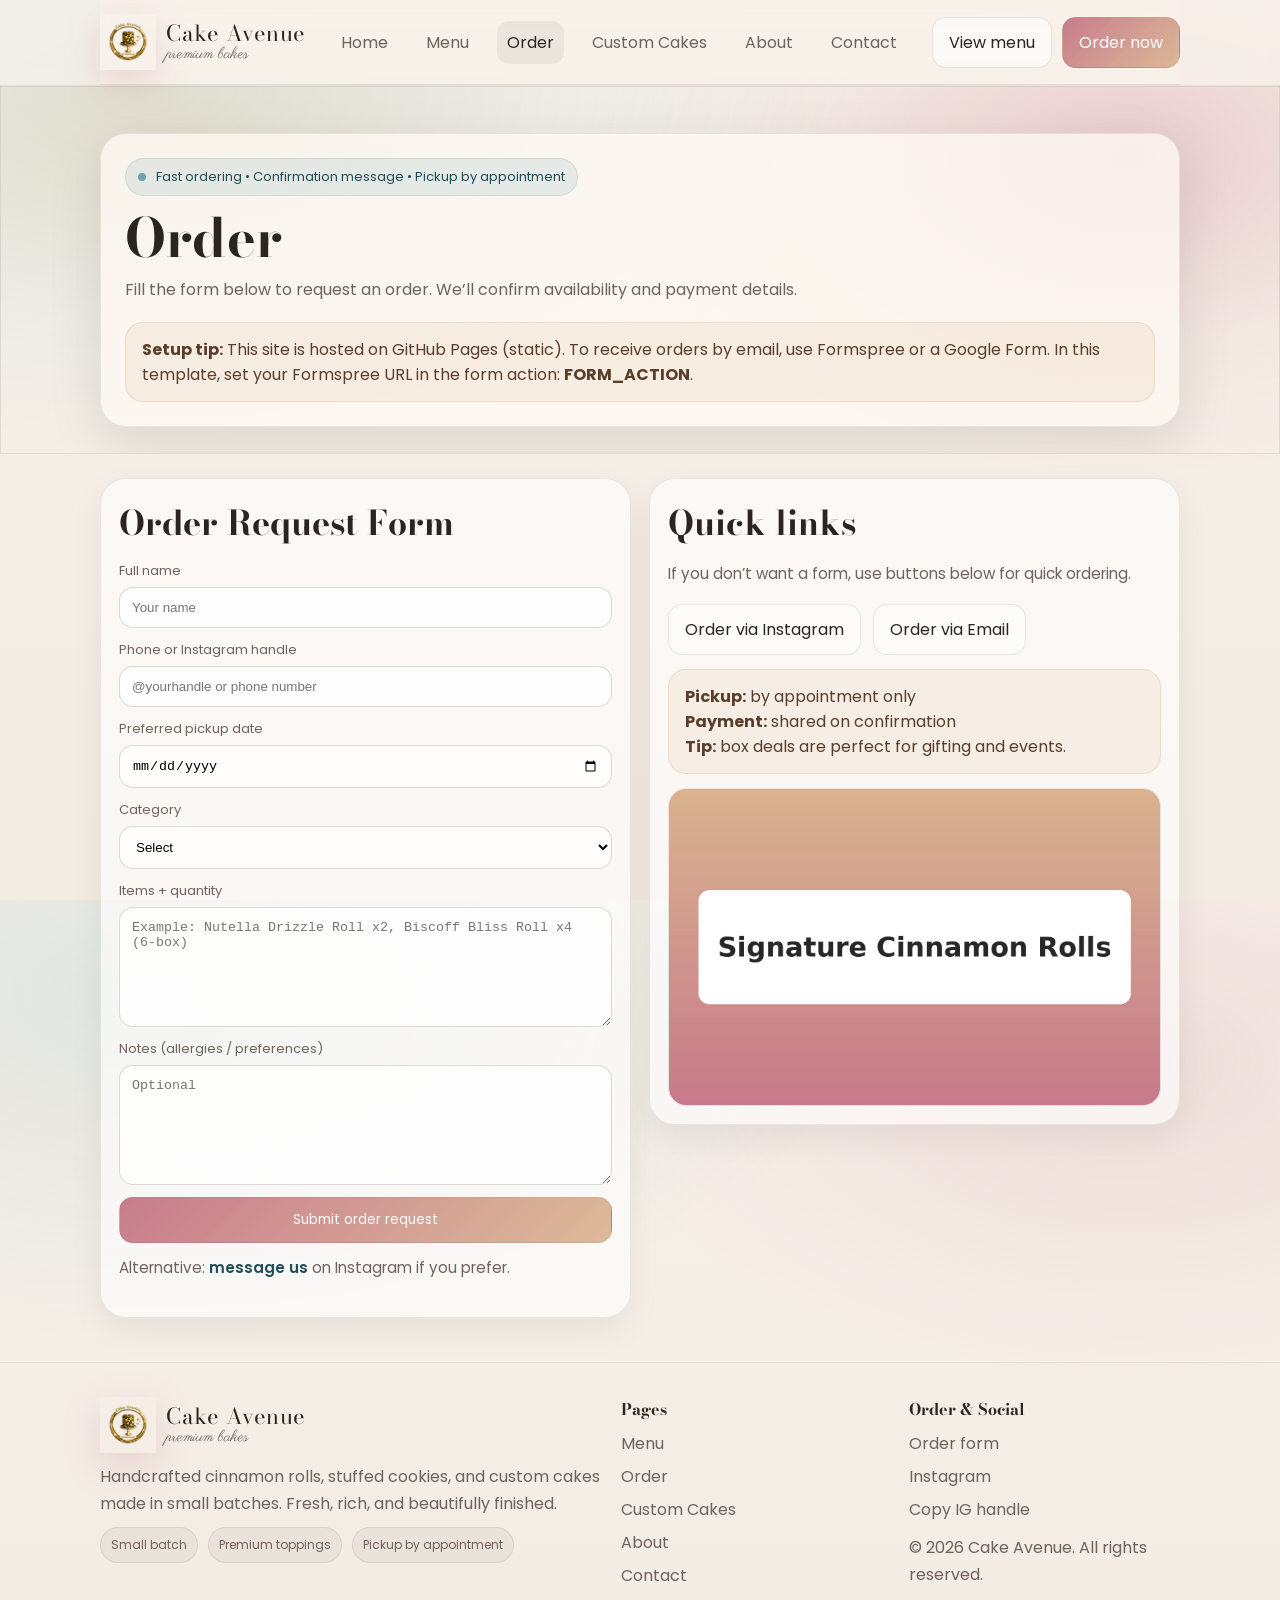
<file: order.html>
<!doctype html>
<html lang="en">
<head>
<title>Order — Cake Avenue</title>
<meta name="description" content="Cake Avenue — premium cinnamon rolls, gooey cookies, and custom cakes."/>

<meta charset="utf-8" />
<meta name="viewport" content="width=device-width, initial-scale=1" />
<meta name="theme-color" content="#c77a8b" />
<link rel="preconnect" href="https://fonts.googleapis.com">
<link rel="preconnect" href="https://fonts.gstatic.com" crossorigin>
<link href="https://fonts.googleapis.com/css2?family=Bodoni+Moda:wght@400;600;700&family=Parisienne&family=Poppins:wght@300;400;500;600;700&display=swap" rel="stylesheet">
<link rel="stylesheet" href="assets/css/style.css" />
<script defer src="assets/js/main.js"></script>


  <meta name="description" content="Place an order for cookies, cinnamon rolls, and custom baking. We’ll confirm availability and pickup time.">
  <meta property="og:title" content="Order | Cake Avenue">
  <meta property="og:description" content="Place an order for cookies, cinnamon rolls, and custom baking. We’ll confirm availability and pickup time.">
  <meta property="og:type" content="website">
</head>
<body>

<a class="skip-link" href="#main">Skip to content</a>
<header class="header">
  <div class="container">
    <nav class="nav" aria-label="Primary">
      <a class="brand" href="index.html" aria-label="Cake Avenue home">
        <div class="brand-mark" aria-hidden="true">
  <img src="assets/img/logo.png" alt="Cake Avenue logo" class="logo-img">
</div>
        <div>
          <div class="brand-name">Cake Avenue</div>
          <div class="brand-tag">premium bakes</div>
        </div>
      </a>

      <button class="mobile-toggle" type="button" aria-label="Open menu" onclick="toggleMobileMenu()">
        <span></span><span></span><span></span>
      </button>

      <div class="nav-links" data-nav>
        <a href="index.html">Home</a>
        <a href="menu.html">Menu</a>
        <a href="order.html">Order</a>
        <a href="cakes.html">Custom Cakes</a>
        <a href="about.html">About</a>
        <a href="contact.html">Contact</a>
      </div>

      <div class="nav-cta">
        <a class="btn ghost" href="menu.html">View menu</a>
        <a class="btn primary" href="order.html">Order now</a>
      </div>
    </nav>

    <div id="mobileMenu" class="mobile-menu" data-open="false" data-nav>
      <a href="index.html">Home</a>
      <a href="menu.html">Menu</a>
      <a href="order.html">Order</a>
      <a href="cakes.html">Custom Cakes</a>
      <a href="about.html">About</a>
      <a href="contact.html">Contact</a>
      <a class="btn primary" style="margin-top:12px; width:100%" href="order.html">Order now</a>
    </div>
  </div>
</header>

<main id="main">

<section class="hero">
  <div class="container">
    <div class="card pad">
      <div class="kicker"><span class="dot"></span> Fast ordering • Confirmation message • Pickup by appointment</div>
      <h1>Order</h1>
      <p class="lead">Fill the form below to request an order. We’ll confirm availability and payment details.</p>
      <div class="note">
        <strong>Setup tip:</strong> This site is hosted on GitHub Pages (static). To receive orders by email, use Formspree or a Google Form.
        In this template, set your Formspree URL in the form action: <strong>FORM_ACTION</strong>.
      </div>
    </div>
  </div>
</section>

<section class="section">
  <div class="container">
    <div class="menu-grid">
      <div class="menu-block">
        <h2>Order Request Form</h2>
        <form id="orderForm" class="form" method="POST" action="#" aria-label="Order form (set FORM_ACTION)">
          <!-- FORM_ACTION: Replace action="#" with your Formspree endpoint, e.g. https://formspree.io/f/xxxxxxx -->
          <div class="field">
            <label for="name">Full name</label>
            <input id="name" name="name" required placeholder="Your name" />
          </div>
          <div class="field">
            <label for="contact">Phone or Instagram handle</label>
            <input id="contact" name="contact" required placeholder="@yourhandle or phone number" />
          </div>
          <div class="field">
            <label for="date">Preferred pickup date</label>
            <input id="date" name="pickup_date" type="date" required />
          </div>

          <div class="field">
            <label for="category">Category</label>
            <select id="category" name="category" required>
              <option value="">Select</option>
              <option>Signature Cinnamon Rolls</option>
              <option>Stuffed Gooey Cookies</option>
              <option>Custom Cake Inquiry</option>
            </select>
          </div>

          <div class="field">
            <label for="items">Items + quantity</label>
            <textarea id="items" name="items" required placeholder="Example: Nutella Drizzle Roll x2, Biscoff Bliss Roll x4 (6-box)"></textarea>
          </div>

          <div class="field">
            <label for="notes">Notes (allergies / preferences)</label>
            <textarea id="notes" name="notes" placeholder="Optional"></textarea>
          </div>

          <button class="btn primary" type="submit">Submit order request</button>
          <p class="small">Alternative: <a class="link" href="contact.html">message us</a> on Instagram if you prefer.</p>
        </form>
      </div>

      <div class="menu-block">
        <h2>Quick links</h2>
        <p class="small">If you don’t want a form, use buttons below for quick ordering.</p>
        <div class="hero-actions" style="margin-top:12px">
          <a class="btn ghost" href="https://www.instagram.com/cake_avenue_0" target="_blank" rel="noreferrer">Order via Instagram</a>
          <a class="btn ghost" href="mailto:your@email.com?subject=Cake%20Avenue%20Order%20Request&body=Hi%20Cake%20Avenue%2C%0A%0AI%20would%20like%20to%20order%3A%0A-%20Items%20and%20quantity%3A%0A-%20Pickup%20date%3A%0A-%20Name%3A%0A-%20Contact%3A%0A%0AThank%20you%21">Order via Email</a>
        </div>

        <div class="note" style="margin-top:14px">
          <strong>Pickup:</strong> by appointment only<br/>
          <strong>Payment:</strong> shared on confirmation<br/>
          <strong>Tip:</strong> box deals are perfect for gifting and events.
        </div>

        <img src="assets/img/rolls-placeholder.jpg" alt="Product photo placeholder" style="border-radius:18px; border:1px solid rgba(0,0,0,.08); margin-top:14px">
      </div>
    </div>
  </div>
</section>

</main>

<footer class="footer">
  <div class="container">
    <div class="footer-grid">
      <div>
        <div class="brand" style="margin-bottom:10px">
          <div class="brand-mark" aria-hidden="true">
  <img src="assets/img/logo.png" alt="Cake Avenue logo" class="logo-img">
</div>
          <div>
            <div class="brand-name">Cake Avenue</div>
            <div class="brand-tag">premium bakes</div>
          </div>
        </div>
        <p class="muted">Handcrafted cinnamon rolls, stuffed cookies, and custom cakes made in small batches. Fresh, rich, and beautifully finished.</p>
        <div class="badge-row">
          <div class="mini-badge">Small batch</div>
          <div class="mini-badge">Premium toppings</div>
          <div class="mini-badge">Pickup by appointment</div>
        </div>
      </div>
      <div>
        <h3>Pages</h3>
        <div style="display:grid; gap:8px">
          <a href="menu.html">Menu</a>
          <a href="order.html">Order</a>
          <a href="cakes.html">Custom Cakes</a>
          <a href="about.html">About</a>
          <a href="contact.html">Contact</a>
        </div>
      </div>
      <div>
        <h3>Order & Social</h3>
        <div style="display:grid; gap:8px">
          <a href="order.html">Order form</a>
          <a href="https://www.instagram.com/cake_avenue_0" target="_blank" rel="noreferrer">Instagram</a>
          <a href="#" onclick="navigator.clipboard.writeText('@cake_avenue_0'); return false;">Copy IG handle</a>
        </div>
        <p class="muted" style="margin-top:12px">© 2026 Cake Avenue. All rights reserved.</p>
      </div>
    </div>
  </div>
</footer>
<div id="toast" class="toast" role="status" aria-live="polite"></div>

</body>
</html>
</file>
<file: assets/css/style.css>
:root{
  --bg: #f7f1ea;
  --paper: #fffaf3;
  --ink: #2b2421;
  --muted: #6f625c;
  --brand: #c77a8b;
  --brand2: #6aa3b2;
  --accent: #d9b48f;
  --shadow: 0 18px 55px rgba(0,0,0,.10);
  --radius: 18px;
  --radius2: 26px;
  --max: 1120px;
}
*{box-sizing:border-box}
html,body{height:100%}
body{
  margin:0;
  font-family: "Poppins", system-ui, -apple-system, Segoe UI, Roboto, Arial, sans-serif;
  color:var(--ink);
  background:
    radial-gradient(1200px 600px at 12% 10%, rgba(106,163,178,.15), transparent 60%),
    radial-gradient(900px 520px at 88% 18%, rgba(199,122,139,.16), transparent 60%),
    linear-gradient(180deg, var(--bg), #f2ebe2);
}
a{color:inherit; text-decoration:none}
img{max-width:100%; height:auto; display:block}
button{font-family:inherit}
.container{max-width:var(--max); margin:0 auto; padding:0 20px}
.skip-link{position:absolute; left:-999px; top:auto; width:1px; height:1px; overflow:hidden}
.skip-link:focus{left:16px; top:16px; width:auto; height:auto; padding:10px 12px; background:#fff; border-radius:12px; box-shadow:var(--shadow); z-index:9999}
.header{
  position:sticky; top:0; z-index:50;
  backdrop-filter: blur(10px);
  background: rgba(247,241,234,.70);
  border-bottom: 1px solid rgba(0,0,0,.06);
}
.nav{
  display:flex; align-items:center; justify-content:space-between;
  padding:14px 0; gap:14px;
}
.brand-mark{
  padding: 6px 10px;
  border-radius: 14px;
}

.brand{display:flex; align-items:center; gap:10px}
.brand-mark{
  width:40px; height:40px; border-radius:14px;
  background: linear-gradient(135deg, rgba(199,122,139,.95), rgba(106,163,178,.95));
  box-shadow: 0 12px 35px rgba(199,122,139,.25);
  display:grid; place-items:center;
  color:white; font-weight:700;
}
.brand-name{font-family:"Bodoni Moda", serif; letter-spacing:.5px; font-size:22px; line-height:1}
.brand-tag{font-family:"Parisienne", cursive; color:var(--muted); margin-top:2px; font-size:16px; line-height:1}
.nav-links{display:flex; align-items:center; gap:18px; flex-wrap:wrap}
.nav-links a{padding:9px 10px; border-radius:12px; color:var(--muted)}
.nav-links a[aria-current="page"]{color:var(--ink); background: rgba(0,0,0,.05)}
.nav-cta{display:flex; align-items:center; gap:10px}
.btn{
  display:inline-flex; align-items:center; justify-content:center; gap:10px;
  padding:12px 16px; border-radius:14px;
  border:1px solid rgba(0,0,0,.10);
  background: rgba(255,255,255,.7);
  color:var(--ink);
  cursor:pointer;
  transition: transform .12s ease, box-shadow .12s ease, background .12s ease;
}
.btn:hover{transform: translateY(-1px); box-shadow: 0 12px 30px rgba(0,0,0,.10); background:#fff}
.btn.primary{
  background: linear-gradient(135deg, rgba(199,122,139,.98), rgba(217,180,143,.92));
  border-color: rgba(0,0,0,.06);
  color:white;
}
.btn.primary:hover{box-shadow: 0 18px 45px rgba(199,122,139,.25)}
.btn.ghost{background:transparent; border-color: rgba(0,0,0,.10)}
.mobile-toggle{display:none; width:44px; height:44px; border-radius:14px; border:1px solid rgba(0,0,0,.10); background: rgba(255,255,255,.65)}
.mobile-toggle span{display:block; width:18px; height:2px; background:var(--ink); margin:4px auto; border-radius:2px}
@media (max-width: 860px){
  .nav-links{display:none}
  .mobile-toggle{display:inline-grid; place-items:center}
  .nav-cta{display:none}
  .mobile-menu{display:block}
}
.mobile-menu{display:none; padding:0 0 14px 0}
.mobile-menu a{
  display:block; padding:12px 14px; border-radius:14px; margin-top:10px;
  background: rgba(255,255,255,.65); border: 1px solid rgba(0,0,0,.08); color:var(--muted);
}
.mobile-menu a[aria-current="page"]{color:var(--ink); background:#fff}
.hero{padding:46px 0 26px}
.hero-grid{display:grid; grid-template-columns: 1.2fr .8fr; gap:26px; align-items:stretch}
@media (max-width: 980px){ .hero-grid{grid-template-columns:1fr} }
.card{
  background: rgba(255,250,243,.75);
  border: 1px solid rgba(0,0,0,.08);
  border-radius: var(--radius2);
  box-shadow: var(--shadow);
  overflow:hidden;
}
.card.pad{padding:24px}
.kicker{
  display:inline-flex; align-items:center; gap:10px;
  padding:8px 12px; border-radius:999px;
  background: rgba(106,163,178,.14);
  color:#1f4e59;
  border: 1px solid rgba(106,163,178,.22);
  font-size:13px;
}
.kicker .dot{width:8px; height:8px; border-radius:99px; background: var(--brand2)}
h1{
  font-family:"Bodoni Moda", serif;
  font-size: clamp(34px, 4.2vw, 56px);
  line-height:1.05;
  margin:14px 0 10px;
  letter-spacing:.2px;
}
.lead{color:var(--muted); font-size:16px; line-height:1.7; margin:0 0 18px}
.hero-actions{display:flex; gap:12px; flex-wrap:wrap; margin-top:18px}
.hero-art{position:relative; min-height:360px; display:grid; place-items:stretch}
.hero-art .art{
  height:100%;
  border-radius: var(--radius2);
  background:
    radial-gradient(560px 320px at 20% 20%, rgba(199,122,139,.28), transparent 60%),
    radial-gradient(420px 280px at 78% 25%, rgba(106,163,178,.22), transparent 60%),
    linear-gradient(135deg, rgba(255,255,255,.9), rgba(255,250,243,.65));
  border: 1px solid rgba(0,0,0,.08);
  box-shadow: var(--shadow);
  overflow:hidden;
  position:relative;
}
.hero-art .art{
  position: relative;
  overflow: hidden;
}

/* Make image fill entire hero banner */
.hero-img{
  position: absolute;
  inset: 0;              /* top:0; right:0; bottom:0; left:0 */
  width: 100%;
  height: 100%;
  object-fit: cover;     /* fills banner */
  object-position: center;
  opacity: 1;
  mix-blend-mode: normal;
  z-index: 1;
}

/* Keep your badge above the image */
.hero-art .badge{
  position: absolute;
  z-index: 3;
}

/* Optional: remove bokeh overlay if it makes image look faded */
.hero-art .bokeh{
  z-index: 2;
  pointer-events: none;
  opacity: .25;   /* reduce overlay */
}
.bokeh{
  position:absolute; inset:-40px;
  background:
    radial-gradient(circle at 14% 20%, rgba(217,180,143,.35), transparent 22%),
    radial-gradient(circle at 78% 16%, rgba(199,122,139,.35), transparent 20%),
    radial-gradient(circle at 70% 72%, rgba(106,163,178,.30), transparent 24%),
    radial-gradient(circle at 30% 78%, rgba(0,0,0,.06), transparent 26%);
  filter: blur(1px);
  opacity:.9;
}.
hero-img{
  width:100%;
  height:100%;
  object-fit: contain; /* ✅ full image */
  display:block;
}
.hero-art .badge{
  position:absolute; left:18px; top:18px;
  padding:10px 12px; border-radius:16px;
  background: rgba(255,255,255,.75);
  border: 1px solid rgba(0,0,0,.08);
  backdrop-filter: blur(8px);
}
.hero-art .badge strong{display:block; font-size:14px}
.hero-art .badge span{color:var(--muted); font-size:12px}
.pills{display:flex; gap:10px; flex-wrap:wrap; margin-top:10px}
.pill{padding:8px 12px; border-radius:999px; background: rgba(0,0,0,.04); border:1px solid rgba(0,0,0,.06); color:var(--muted); font-size:12.5px}
.section{padding:24px 0}
.section h2{font-family:"Bodoni Moda", serif; font-size:34px; margin:0 0 12px}
.section p{color:var(--muted); margin:0 0 18px; line-height:1.7}
.grid3{display:grid; grid-template-columns: repeat(3, 1fr); gap:16px}
@media (max-width: 980px){ .grid3{grid-template-columns:1fr} }
.product-card{
  padding:18px; border-radius: var(--radius2);
  background: rgba(255,255,255,.62);
  border:1px solid rgba(0,0,0,.08);
  box-shadow: 0 12px 35px rgba(0,0,0,.08);
  display:flex; flex-direction:column; gap:12px;
}
/* Logo image sizing */
/* Bigger, clearer logo */
.logo-img{
  height: 56px;      /* Desktop size */
  width: auto;
  display: block;
  object-fit: contain;
}

/* Mobile adjustment */
@media (max-width: 768px){
  .logo-img{
    height: 48px;
  }
}

.product-card .thumb{
  height:160px; border-radius:18px; border:1px solid rgba(0,0,0,.08);
  background:
    radial-gradient(260px 160px at 20% 20%, rgba(217,180,143,.35), transparent 60%),
    radial-gradient(240px 150px at 78% 20%, rgba(199,122,139,.28), transparent 62%),
    linear-gradient(135deg, rgba(255,255,255,.85), rgba(255,250,243,.6));
  position:relative; overflow:hidden;
}
.product-card h3{margin:0; font-size:18px}
.product-card p{margin:0; color:var(--muted); font-size:14px; line-height:1.6}
.price-row{display:flex; align-items:center; justify-content:space-between; gap:12px; margin-top:auto}
.price{
  font-weight:700;
  padding:8px 12px;
  border-radius:999px;
  background: rgba(199,122,139,.12);
  border:1px solid rgba(199,122,139,.22);
  color:#6b2d3b;
}
.link{color:#1f4e59; font-weight:600}
.banner{
  margin-top:14px; padding:18px; border-radius: var(--radius2);
  background: linear-gradient(135deg, rgba(106,163,178,.18), rgba(199,122,139,.16));
  border:1px solid rgba(0,0,0,.08);
  display:flex; align-items:center; justify-content:space-between; gap:12px; flex-wrap:wrap;
}
.banner strong{font-size:18px}
.banner span{color:var(--muted)}
.menu-section{padding:20px 0}
.menu-block{
  padding:18px; border-radius: var(--radius2);
  background: rgba(255,255,255,.62);
  border:1px solid rgba(0,0,0,.08);
  box-shadow: 0 12px 35px rgba(0,0,0,.06);
}
.menu-grid{display:grid; grid-template-columns: 1fr 1fr; gap:18px; align-items:start}
@media (max-width: 980px){ .menu-grid{grid-template-columns:1fr} }
.menu-list{margin:10px 0 0; padding:0; list-style:none}
.menu-item{display:flex; gap:12px; align-items:baseline; padding:10px 0; border-bottom: 1px dashed rgba(0,0,0,.14)}
.menu-item:last-child{border-bottom:none}
.menu-item .name{font-weight:600}
.menu-item .dots{flex:1; border-bottom: 1px dotted rgba(0,0,0,.18); transform: translateY(-4px)}
.menu-item .price{font-weight:700}
.small{font-size:13px; color:var(--muted); line-height:1.6}
.note{
  padding:14px 16px; border-radius:18px;
  background: rgba(217,180,143,.15);
  border:1px solid rgba(217,180,143,.35);
  color:#5a3e2b;
}
.form{display:grid; gap:12px}
.field{display:grid; gap:6px}
label{font-size:13px; color:var(--muted)}
input, select, textarea{
  padding:12px; border-radius:14px;
  border:1px solid rgba(0,0,0,.14);
  background: rgba(255,255,255,.75);
  outline:none;
}
textarea{min-height:120px; resize:vertical}
input:focus, select:focus, textarea:focus{
  border-color: rgba(106,163,178,.55);
  box-shadow: 0 0 0 4px rgba(106,163,178,.16);
}
.footer{padding:34px 0 40px; margin-top:20px; border-top: 1px solid rgba(0,0,0,.06)}
.footer-grid{display:grid; grid-template-columns: 1.3fr .7fr .7fr; gap:18px}
@media (max-width: 980px){ .footer-grid{grid-template-columns:1fr} }
.footer h3{margin:0 0 10px; font-size:16px}
.footer a{color:var(--muted)}
.footer a:hover{color:var(--ink)}
.footer .muted{color:var(--muted); line-height:1.7; margin:10px 0 0}
.badge-row{display:flex; gap:10px; flex-wrap:wrap; margin-top:10px}
.mini-badge{padding:8px 10px; border-radius:999px; background: rgba(0,0,0,.04); border:1px solid rgba(0,0,0,.08); color:var(--muted); font-size:12px}
.toast{
  position: fixed; right:18px; bottom:18px;
  max-width:420px; padding:12px 14px;
  background: rgba(255,255,255,.85);
  border:1px solid rgba(0,0,0,.10);
  border-radius:16px;
  box-shadow: var(--shadow);
  display:none;
}
.toast.show{display:block}

/* === Luxury refresh (2026) === */
:root{
  --gold: #d7b77a;
  --gold2:#b9924c;
  --night:#111014;
  --paper2:#ffffff;
  --line: rgba(43,36,33,.10);
}
h1,h2,h3,.logo-text{font-family:"Bodoni Moda", serif;}
.script{font-family:"Parisienne", cursive;}
.small{font-size:.95rem; line-height:1.5;}
.nav{
  position:sticky; top:0; z-index:50;
  backdrop-filter:saturate(140%) blur(14px);
  background: rgba(247,241,234,.72);
  border-bottom:1px solid var(--line);
}
.nav a:hover{opacity:.9}
/* ✅ Logo container: do NOT force small box */
.brand-mark{
  display:flex;
  align-items:center;
  justify-content:center;

  width:auto;
  height:auto;

  padding:0;
  background:none;
  border:0;
  border-radius:0;

}
}
/* ✅ Bigger logo (clear) */
.logo-img{
  height: 64px;       /* Desktop */
  width: auto;
  max-width: 200px;
  object-fit: contain;
  display:block;
}

@media (max-width: 768px){
  .logo-img{
    height: 52px;
    max-width: 170px;
  }
}

}
.btn.primary{
  background: linear-gradient(135deg, var(--gold), var(--gold2));
  color:#1a140e;
  border:0;
  box-shadow: 0 14px 35px rgba(185,146,76,.25);
}
.btn.primary:hover{transform: translateY(-1px);}
.btn.ghost{
  border:1px solid var(--line);
  background: rgba(255,255,255,.55);
}
.hero{
  position:relative;
  overflow:hidden;
  border:1px solid var(--line);
}
.hero:before{
  content:"";
  position:absolute; inset:-60px;
  background:
    radial-gradient(650px 320px at 15% 20%, rgba(215,183,122,.18), transparent 60%),
    radial-gradient(520px 320px at 85% 25%, rgba(199,122,139,.16), transparent 60%);
  pointer-events:none;
}
.hero > *{position:relative; z-index:2;}
.section-title{
  display:flex; align-items:baseline; gap:10px; flex-wrap:wrap;
}
.section-title .script{font-size:1.65rem; color:var(--brand); opacity:.9}
.divider{
  height:1px; background: var(--line);
  margin:22px 0;
}
.lux-card{
  border:1px solid var(--line);
  background: rgba(255,250,243,.72);
  box-shadow: 0 20px 60px rgba(0,0,0,.10);
  border-radius: var(--radius2);
}
.gallery{
  display:grid;
  grid-template-columns: repeat(12, 1fr);
  gap:14px;
}
.gallery .g{
  grid-column: span 4;
  border-radius: 20px;
  overflow:hidden;
  border:1px solid var(--line);
  background: rgba(255,255,255,.6);
}
.gallery .g img{width:100%; height:280px; object-fit:cover;}
@media (max-width: 880px){
  .gallery .g{grid-column: span 6;}
  .gallery .g img{height:240px;}
}
@media (max-width: 520px){
  .gallery .g{grid-column: span 12;}
  .gallery .g img{height:240px;}
}
.badge{
  display:inline-flex; align-items:center; gap:8px;
  padding:8px 12px;
  border-radius:999px;
  border:1px solid var(--line);
  background: rgba(255,255,255,.55);
  font-weight:600;
}
.quote{
  font-size:1.05rem;
  color:var(--muted);
}
.faq details{
  border:1px solid var(--line);
  border-radius: 18px;
  padding: 14px 16px;
  background: rgba(255,255,255,.55);
}
.faq summary{cursor:pointer; font-weight:700;}
.faq details + details{margin-top:10px;}
</file>
